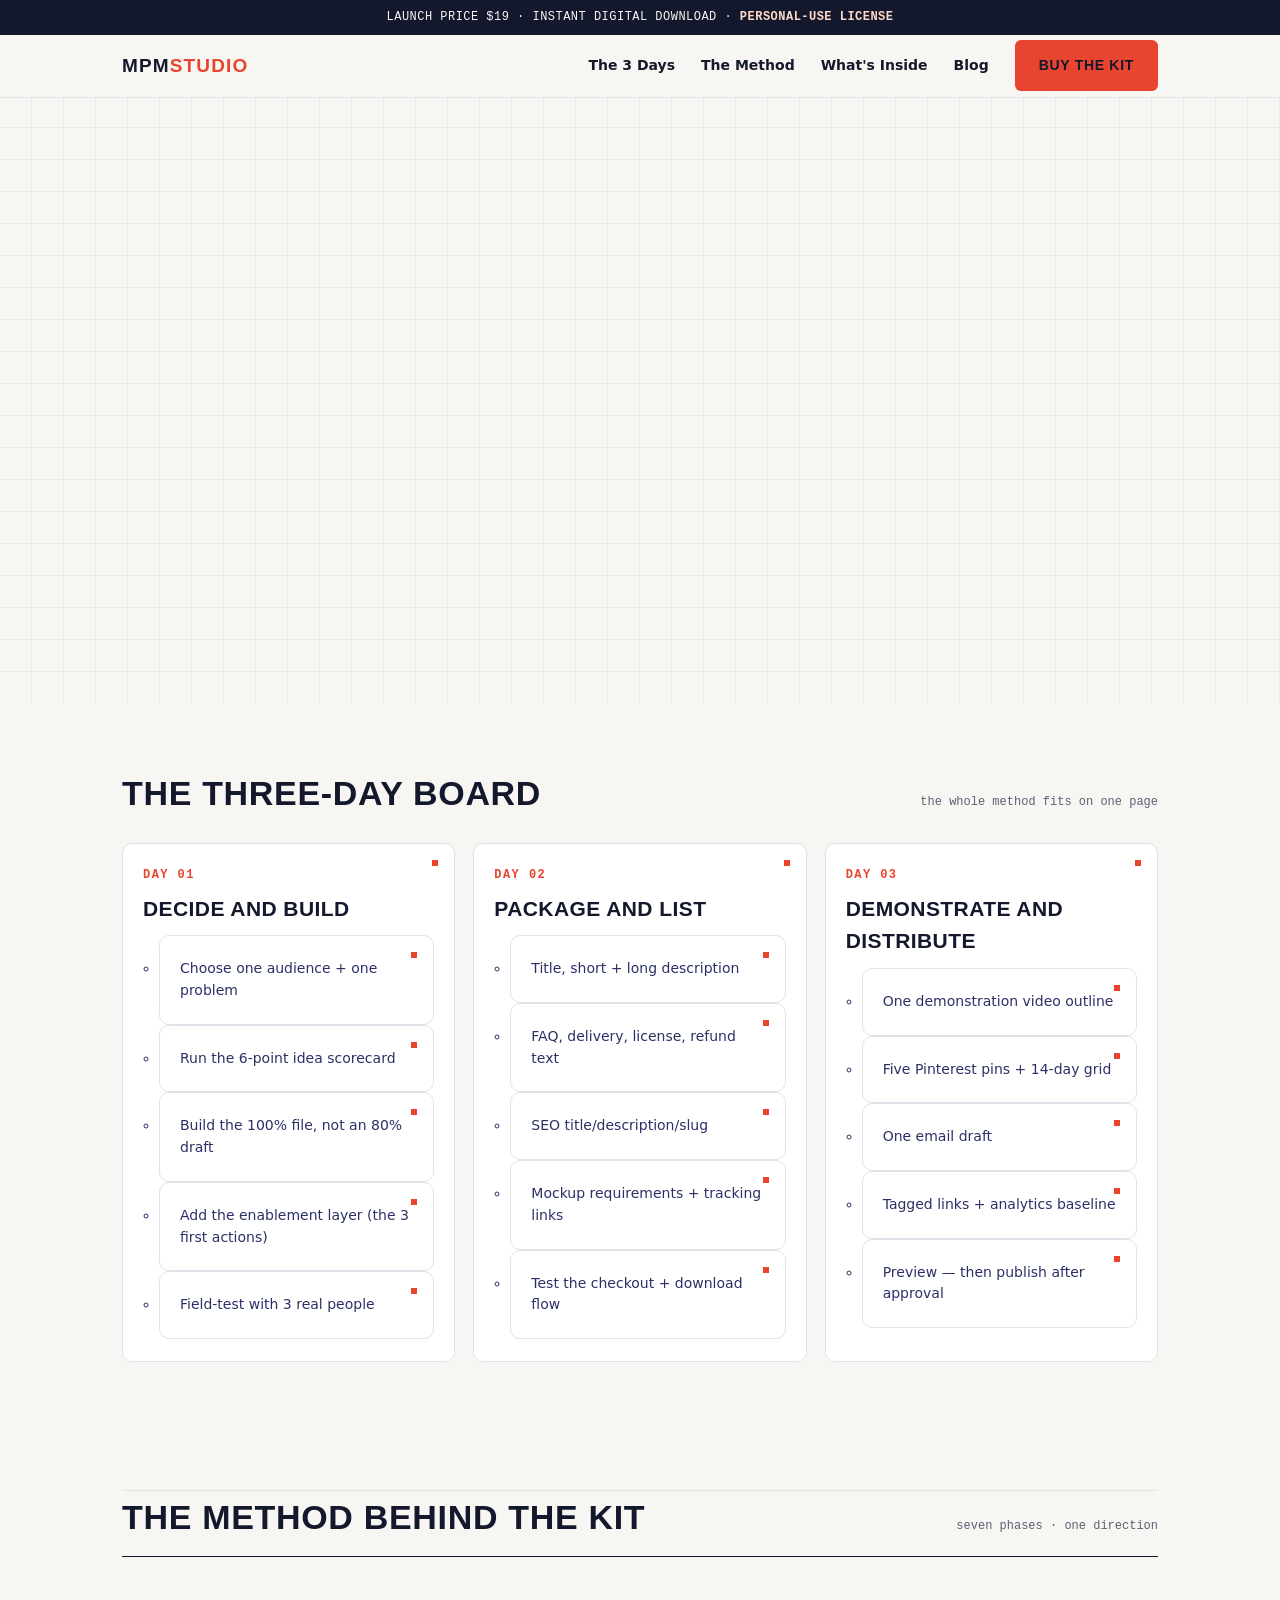
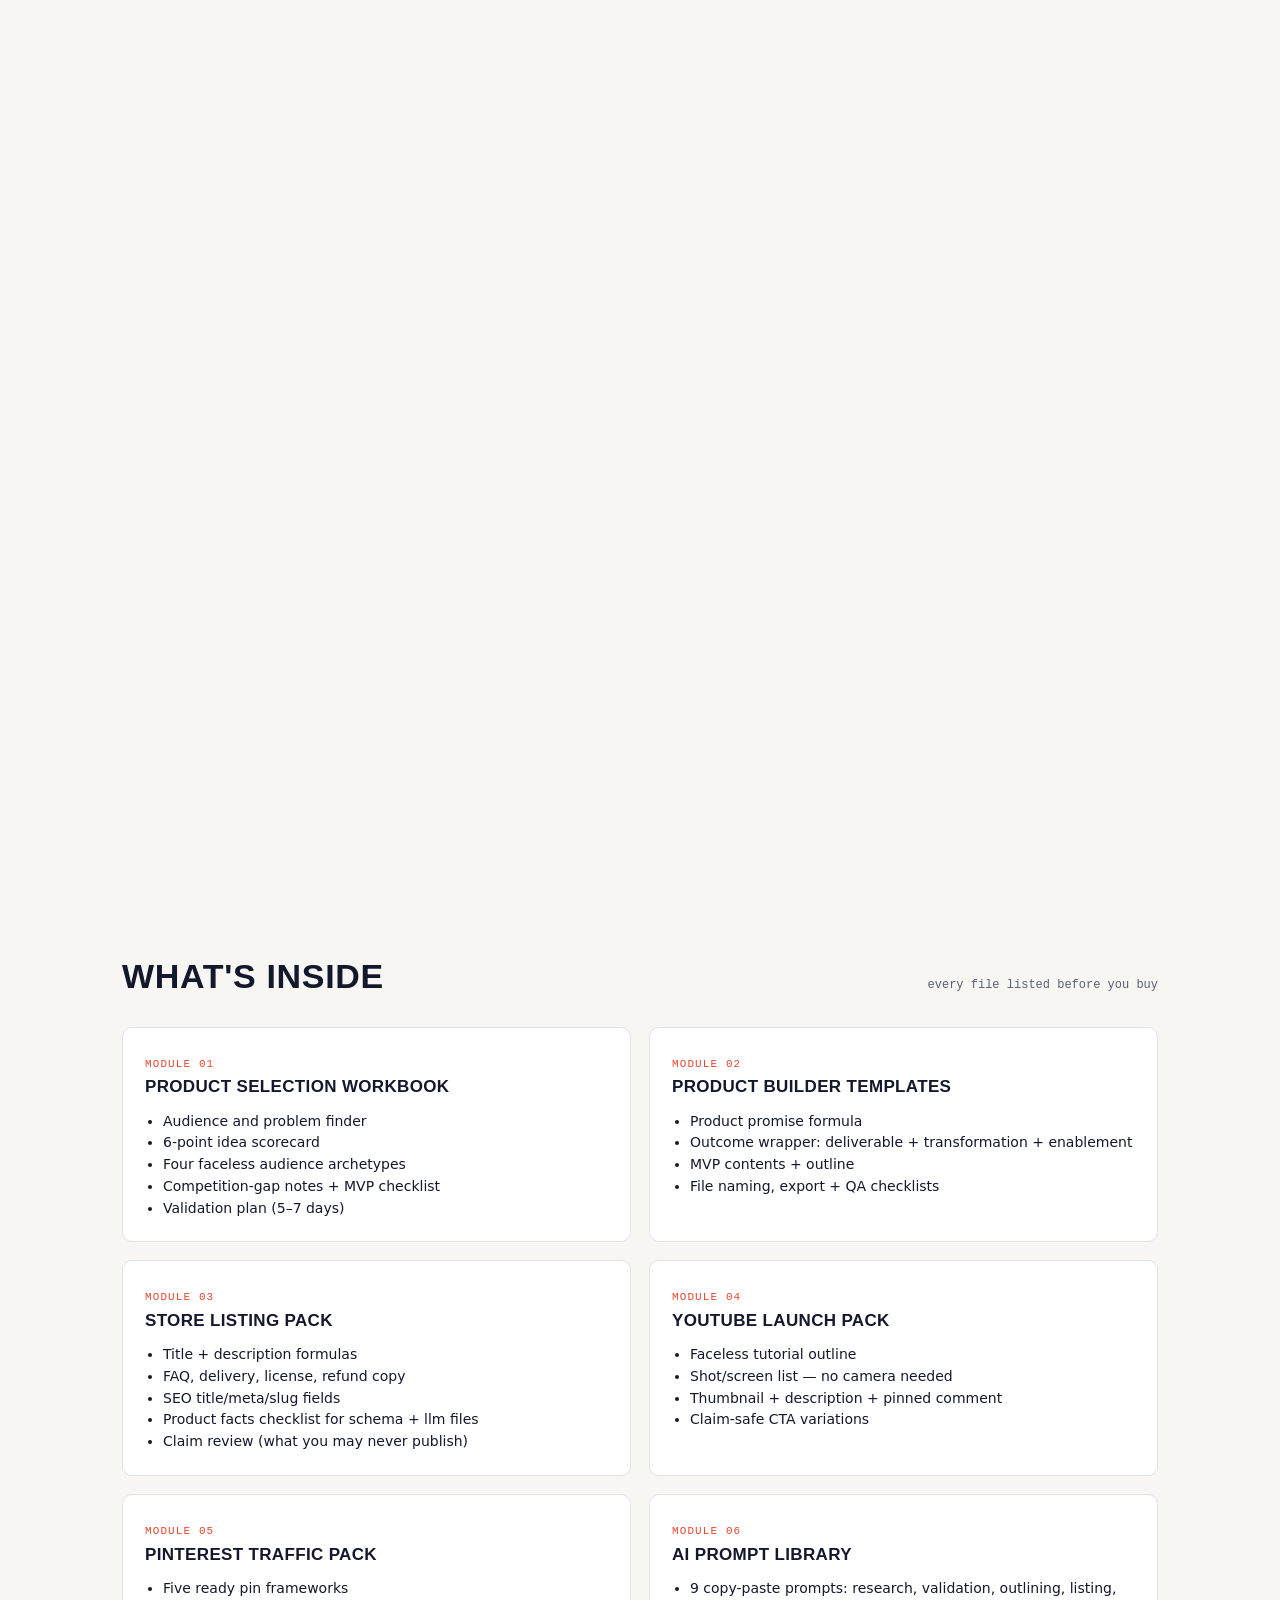
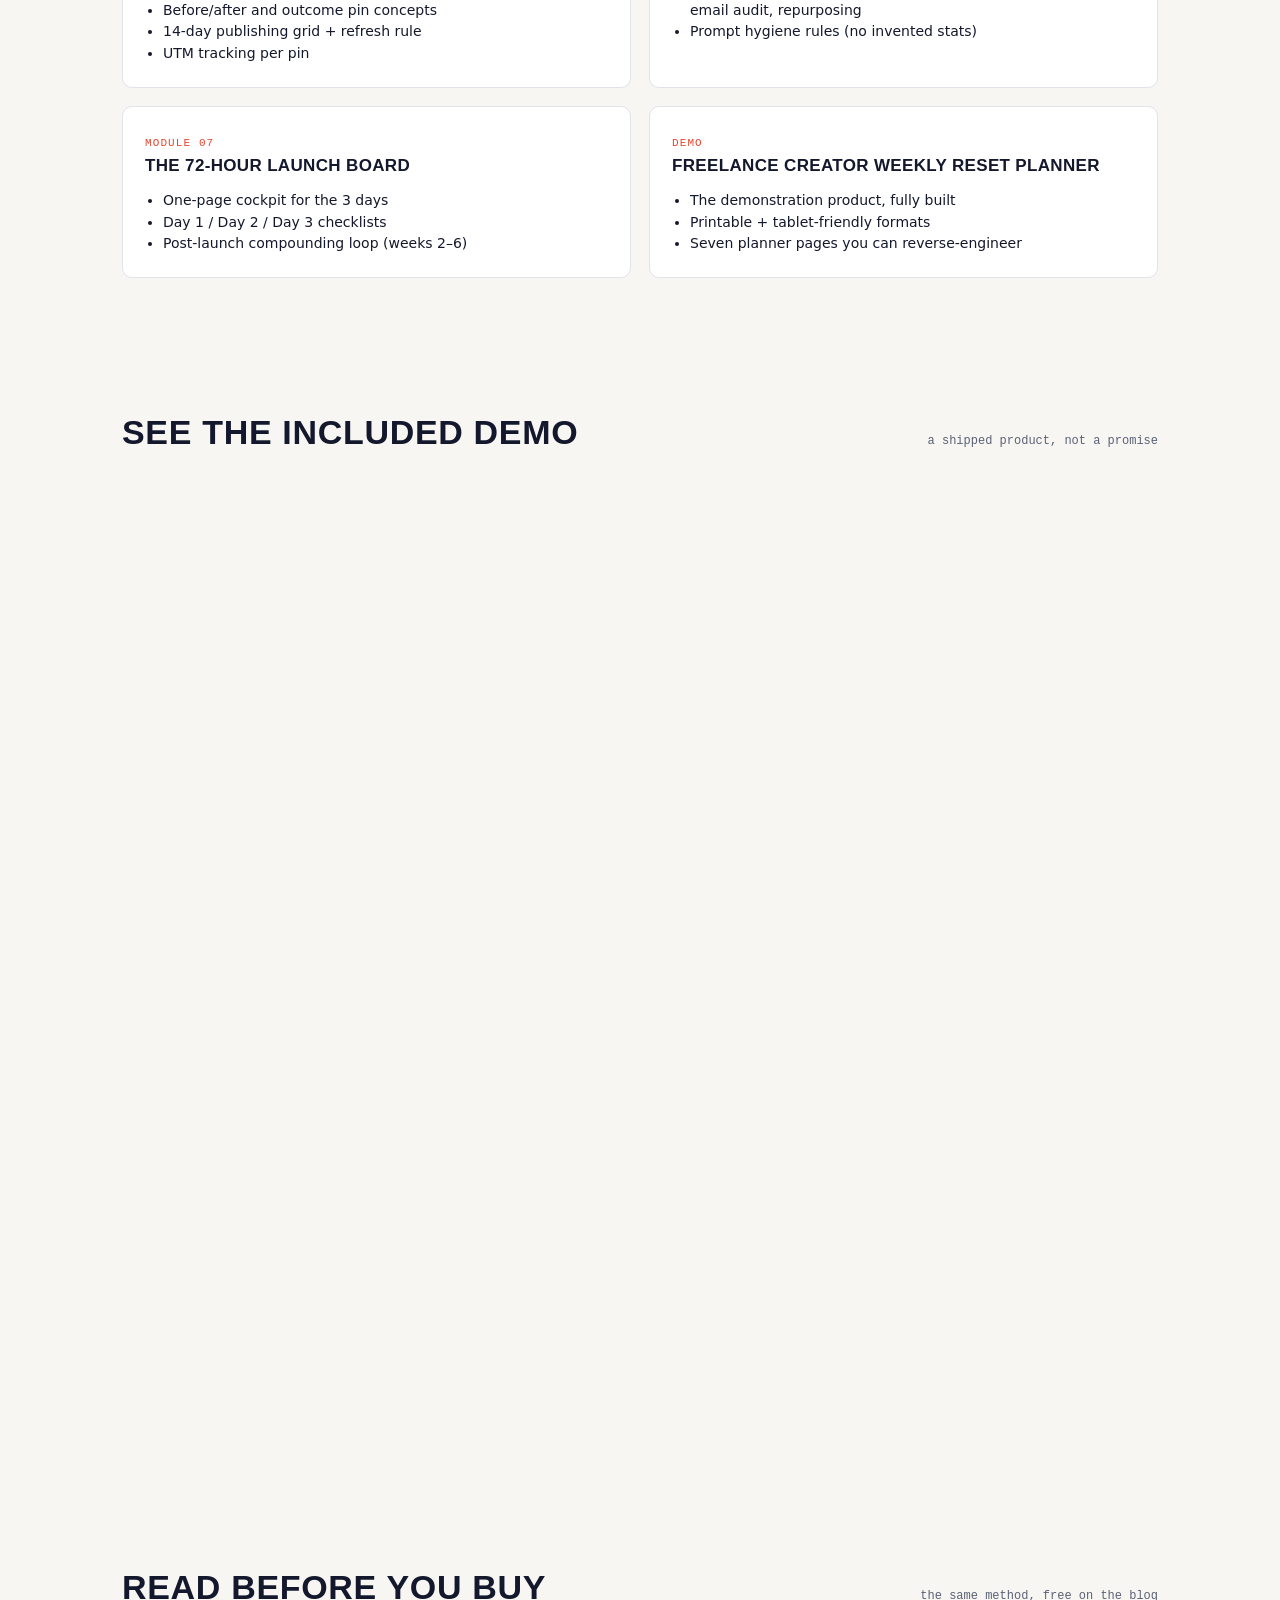
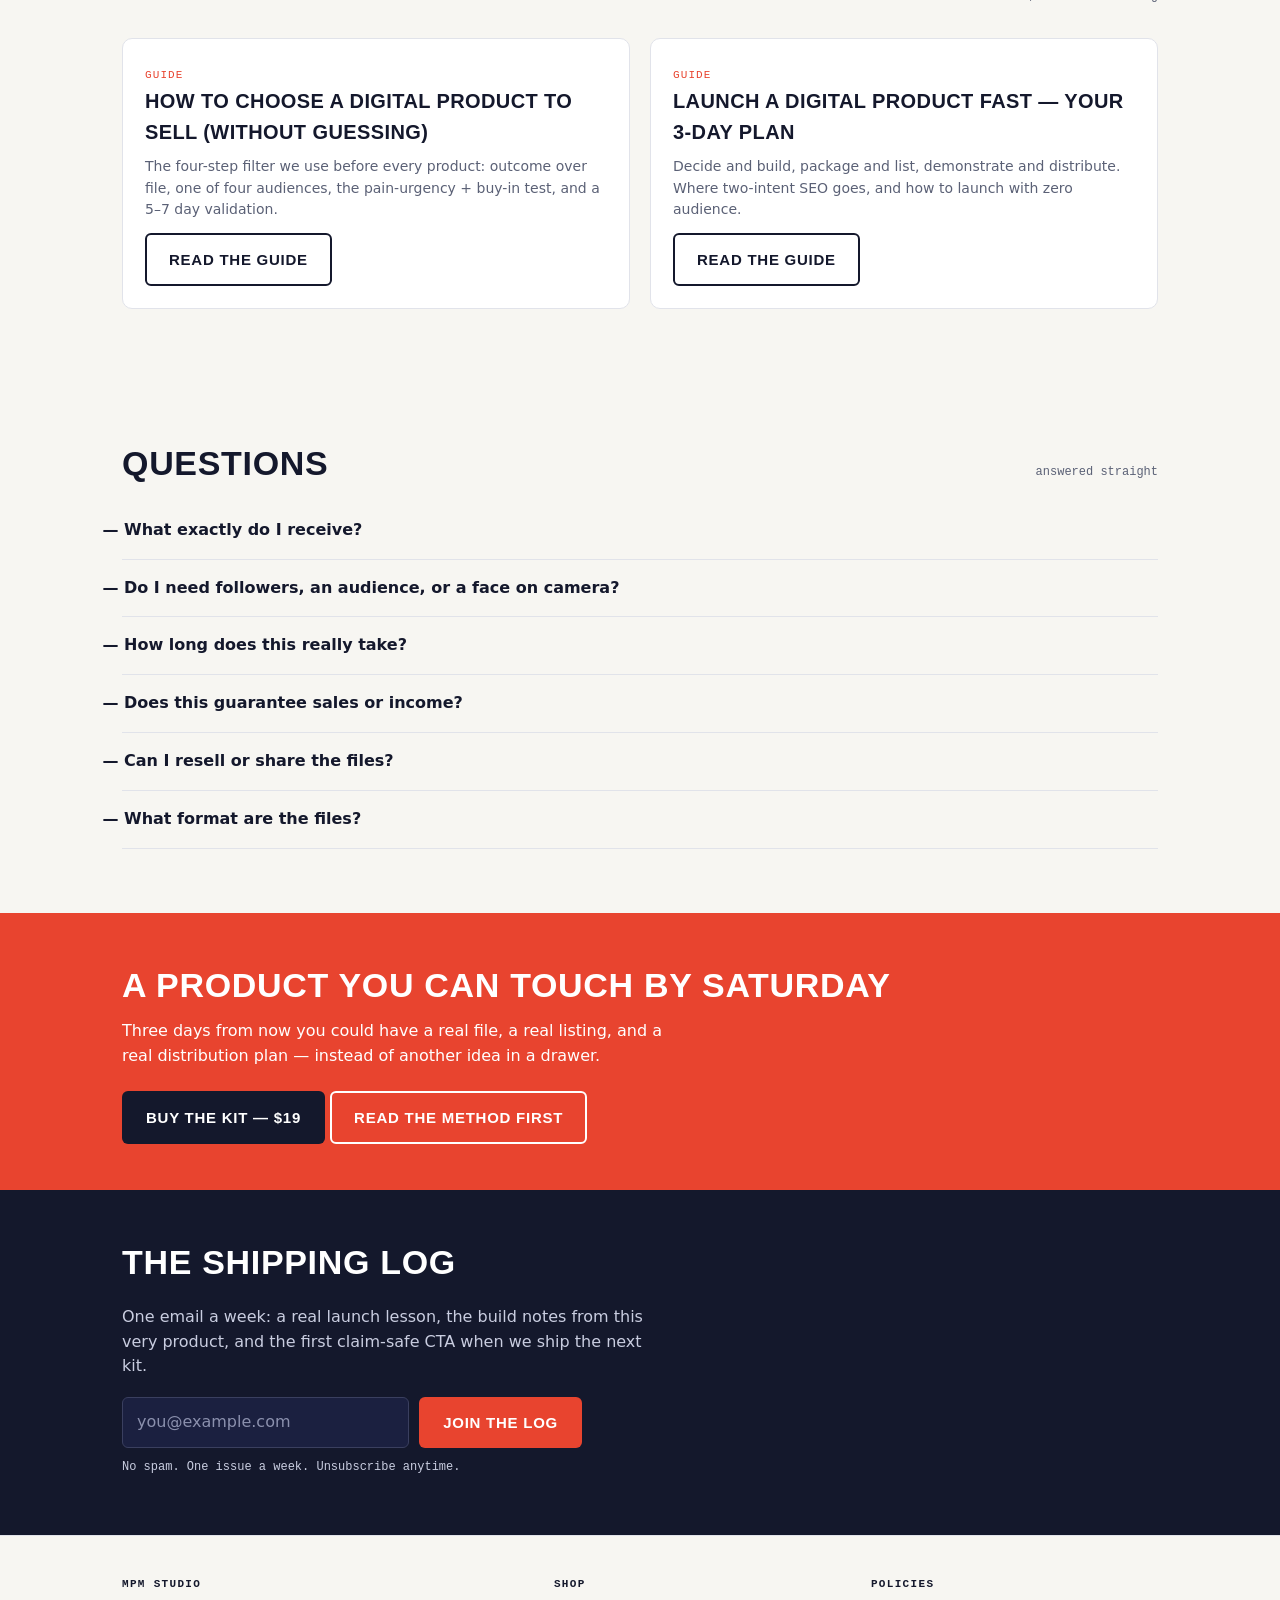
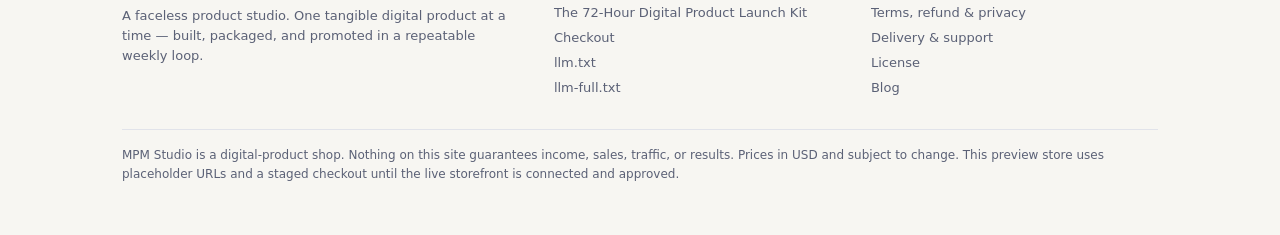
<file: index.html>
<!DOCTYPE html>
<html lang="en">
<head>
<meta charset="UTF-8">
<meta name="viewport" content="width=device-width, initial-scale=1.0">
<title>The 72-Hour Digital Product Launch Kit — Build, List, and Promote Your First Digital Offer</title>
<meta name="description" content="Turn one useful idea into a finished digital product, a store-ready listing, and a 3-day promotion plan. Product workbook, builder templates, listing pack, YouTube + Pinterest packs, AI prompt library, and 72-hour launch board. Personal-use license, instant download.">
<link rel="canonical" href="https://mphomasenya113-droid.github.io/mpmstudio-store-/">
<meta property="og:type" content="product">
<meta property="og:title" content="The 72-Hour Digital Product Launch Kit">
<meta property="og:description" content="A practical build-list-promote kit for creators who are done collecting ideas and ready to ship one product.">
<meta name="robots" content="index,follow">
<link rel="stylesheet" href="assets/style.css">

<script type="application/ld+json">
{
  "@context": "https://schema.org",
  "@type": "Product",
  "name": "The 72-Hour Digital Product Launch Kit",
  "description": "A planning and production toolkit that turns one useful idea into a finished digital product, a store-ready listing, and a simple three-day promotion plan.",
  "brand": { "@type": "Brand", "name": "MPM Studio" },
  "offers": {
    "@type": "Offer",
    "price": "19",
    "priceCurrency": "USD",
    "priceValidUntil": "2026-12-31",
    "availability": "https://schema.org/InStock",
    "url": "https://mphomasenya113-droid.github.io/mpmstudio-store-/"
  },
  "aggregateRating": {
    "@type": "AggregateRating",
    "ratingValue": "0",
    "reviewCount": "0"
  }
}
</script>
</head>
<body>
<a class="skip" href="#main">Skip to content</a>

<div class="announce">LAUNCH PRICE $19 · INSTANT DIGITAL DOWNLOAD · <b>PERSONAL-USE LICENSE</b></div>

<header class="site-nav">
  <div class="container nav-inner">
    <a class="brand" href="index.html">MPM<span>STUDIO</span></a>
    <nav aria-label="Primary">
      <ul class="nav-links">
        <li><a href="index.html#board">The 3 Days</a></li>
        <li><a href="index.html#method">The Method</a></li>
        <li><a href="index.html#inside">What's Inside</a></li>
        <li><a href="blog.html">Blog</a></li>
        <li><a class="btn btn-primary" href="checkout.html">Buy the Kit</a></li>
      </ul>
    </nav>
  </div>
</header>

<main id="main">
<!-- HERO -->
<section class="hero hero-corners" aria-label="Product introduction">
  <div class="container hero-grid">
    <div data-reveal>
      <p class="eyebrow">The faceless creator's launch kit</p>
      <h1>Ship your first digital product in <span class="hl">72 hours</span></h1>
      <p class="hero-sub">One idea. One niche. Three focused days. This kit turns an idea you keep meaning to build into a <b>finished file, a store-ready listing, and a promotion plan</b> — no audience, no camera, no face required.</p>
      <div class="hero-actions">
        <a class="btn btn-primary" href="checkout.html">Buy the kit — $19</a>
        <a class="btn btn-ghost" href="#inside">See what's inside</a>
      </div>
      <p class="hero-trust">72 hours is a workflow target, not a guarantee of sales. · Personal-use license · Instant download</p>
    </div>

    <div class="panel" data-reveal aria-label="Live 72 hour workflow countdown">
      <div class="panel-label"><span><span class="tick"></span>LAUNCH WORKFLOW</span><span>TARGET — NOT GUARANTEE</span></div>
      <div class="count-row">
        <div class="count-cell"><div class="count-num" data-count>72</div><div class="count-label">hours</div></div>
        <div class="count-cell"><div class="count-num" data-count>00</div><div class="count-label">minutes</div></div>
        <div class="count-cell"><div class="count-num" data-count>00</div><div class="count-label">seconds</div></div>
      </div>
      <div class="daystrip">
        <span><b>Day 1</b> / Build</span>
        <span><b>Day 2</b> / List</span>
        <span><b>Day 3</b> / Promote</span>
      </div>
      <div class="progress"><div class="progress-in" data-progress></div></div>
    </div>
  </div>
</section>

<!-- 3-DAY BOARD -->
<section class="section" id="board">
  <div class="container">
    <div class="section-head">
      <h2 class="section-title">The three-day board</h2>
      <span class="section-note">the whole method fits on one page</span>
    </div>
    <ol class="dayboard">
      <li>
        <div class="dnum">DAY 01</div>
        <h3>Decide and build</h3>
        <ul>
          <li>Choose one audience + one problem</li>
          <li>Run the 6-point idea scorecard</li>
          <li>Build the 100% file, not an 80% draft</li>
          <li>Add the enablement layer (the 3 first actions)</li>
          <li>Field-test with 3 real people</li>
        </ul>
      </li>
      <li>
        <div class="dnum">DAY 02</div>
        <h3>Package and list</h3>
        <ul>
          <li>Title, short + long description</li>
          <li>FAQ, delivery, license, refund text</li>
          <li>SEO title/description/slug</li>
          <li>Mockup requirements + tracking links</li>
          <li>Test the checkout + download flow</li>
        </ul>
      </li>
      <li>
        <div class="dnum">DAY 03</div>
        <h3>Demonstrate and distribute</h3>
        <ul>
          <li>One demonstration video outline</li>
          <li>Five Pinterest pins + 14-day grid</li>
          <li>One email draft</li>
          <li>Tagged links + analytics baseline</li>
          <li>Preview — then publish after approval</li>
        </ul>
      </li>
    </ol>
  </div>
</section>

<!-- THE METHOD -->
<section class="section" id="method">
  <div class="container">
    <hr class="hairline">
    <div class="section-head">
      <h2 class="section-title">The method behind the kit</h2>
      <span class="section-note">seven phases · one direction</span>
    </div>
    <div class="spec">
      <div class="spec-row" data-reveal>
        <div class="spec-num">01</div>
        <div><div class="spec-name">Position one audience</div><p class="spec-desc">Specific beats broad. Pick an audience you can understand without guessing — then sell the outcome, not the file.</p></div>
        <div class="spec-kpi"><b>Decision</b>1 audience · 1 problem · 1 outcome</div>
      </div>
      <div class="spec-row" data-reveal>
        <div class="spec-num">02</div>
        <div><div class="spec-name">Validate in 5–7 days</div><p class="spec-desc">Keyword scan, marketplace gaps, community questions, pre-sell to 10 people. Weak result = change the wrapper, keep the format.</p></div>
        <div class="spec-kpi"><b>Signal</b>3+ replies or any purchase</div>
      </div>
      <div class="spec-row" data-reveal>
        <div class="spec-num">03</div>
        <div><div class="spec-name">Build the outcome wrapper</div><p class="spec-desc">Deliverable + transformation + enablement. The transformation is your headline; enablement is why buyers trust you.</p></div>
        <div class="spec-kpi"><b>Artifact</b>100% file + 3 first actions</div>
      </div>
      <div class="spec-row" data-reveal>
        <div class="spec-num">04</div>
        <div><div class="spec-name">Ship and package</div><p class="spec-desc">Export A4, US Letter, and tablet formats. File naming, versioning, export QA — nothing ships half-checked.</p></div>
        <div class="spec-kpi"><b>Output</b>Export manifest passes QA</div>
      </div>
      <div class="spec-row" data-reveal>
        <div class="spec-num">05</div>
        <div><div class="spec-name">List with two-intent SEO</div><p class="spec-desc">Informational queries live on blog posts. Commercial queries live on the product page. Two intents, two destinations.</p></div>
        <div class="spec-kpi"><b>Surface</b>1 product page + blog reads</div>
      </div>
      <div class="spec-row" data-reveal>
        <div class="spec-num">06</div>
        <div><div class="spec-name">Automate fulfillment</div><p class="spec-desc">Instant delivery, 3-email post-purchase sequence, 7-day auto-refund buffer. Create once, sell with pipeline as the only bottleneck.</p></div>
        <div class="spec-kpi"><b>Flow</b>2-min setup, 3 emails</div>
      </div>
      <div class="spec-row" data-reveal>
        <div class="spec-num">07</div>
        <div><div class="spec-name">Grow past search</div><p class="spec-desc">Pinterest, email list, and niche communities — traffic that doesn't sit under Google's AI Overviews.</p></div>
        <div class="spec-kpi"><b>Loop</b>5–10 pins · 1 email · 1 post / week</div>
      </div>
    </div>
  </div>
</section>

<!-- INSIDE -->
<section class="section" id="inside">
  <div class="container">
    <div class="section-head">
      <h2 class="section-title">What's inside</h2>
      <span class="section-note">every file listed before you buy</span>
    </div>
    <div class="grid2">
      <div class="card"><span class="tag">Module 01</span><h3>Product Selection Workbook</h3><ul><li>Audience and problem finder</li><li>6-point idea scorecard</li><li>Four faceless audience archetypes</li><li>Competition-gap notes + MVP checklist</li><li>Validation plan (5–7 days)</li></ul></div>
      <div class="card"><span class="tag">Module 02</span><h3>Product Builder Templates</h3><ul><li>Product promise formula</li><li>Outcome wrapper: deliverable + transformation + enablement</li><li>MVP contents + outline</li><li>File naming, export + QA checklists</li></ul></div>
      <div class="card"><span class="tag">Module 03</span><h3>Store Listing Pack</h3><ul><li>Title + description formulas</li><li>FAQ, delivery, license, refund copy</li><li>SEO title/meta/slug fields</li><li>Product facts checklist for schema + llm files</li><li>Claim review (what you may never publish)</li></ul></div>
      <div class="card"><span class="tag">Module 04</span><h3>YouTube Launch Pack</h3><ul><li>Faceless tutorial outline</li><li>Shot/screen list — no camera needed</li><li>Thumbnail + description + pinned comment</li><li>Claim-safe CTA variations</li></ul></div>
      <div class="card"><span class="tag">Module 05</span><h3>Pinterest Traffic Pack</h3><ul><li>Five ready pin frameworks</li><li>Before/after and outcome pin concepts</li><li>14-day publishing grid + refresh rule</li><li>UTM tracking per pin</li></ul></div>
      <div class="card"><span class="tag">Module 06</span><h3>AI Prompt Library</h3><ul><li>9 copy-paste prompts: research, validation, outlining, listing, email audit, repurposing</li><li>Prompt hygiene rules (no invented stats)</li></ul></div>
      <div class="card"><span class="tag">Module 07</span><h3>The 72-Hour Launch Board</h3><ul><li>One-page cockpit for the 3 days</li><li>Day 1 / Day 2 / Day 3 checklists</li><li>Post-launch compounding loop (weeks 2–6)</li></ul></div>
      <div class="card"><span class="tag">Demo</span><h3>Freelance Creator Weekly Reset Planner</h3><ul><li>The demonstration product, fully built</li><li>Printable + tablet-friendly formats</li><li>Seven planner pages you can reverse-engineer</li></ul></div>
    </div>
  </div>
</section>

<!-- DEMO PREVIEW -->
<section class="section">
  <div class="container">
    <div class="section-head">
      <h2 class="section-title">See the included demo</h2>
      <span class="section-note">a shipped product, not a promise</span>
    </div>
    <div class="demo" data-reveal>
      <div class="demo-flat" aria-hidden="true">
        <div class="fh">Weekly Reset — Page 1</div>
        <div class="frow"><span class="fdot"></span>One outcome that makes this week work</div>
        <div class="fline ac"></div>
        <div class="frow"><span class="fdot"></span>Three priorities</div>
        <div class="fline"></div><div class="fline"></div><div class="fline"></div>
        <div class="frow"><span class="fdot"></span>Client work tracker</div>
        <div class="fline"></div>
        <div class="frow"><span class="fdot"></span>Friday review</div>
        <div class="fline"></div>
      </div>
      <div class="demo-side">
        <h3>Freelance Creator Weekly Reset Planner</h3>
        <p>A printable, tablet-friendly planner inside the kit: one weekly outcome, client work parked on the page, admin contained, a Friday review, and next-week setup. This is what a finished product looks like — use it, or reverse-engineer its structure.</p>
        <div class="mono">formats: A4 · US Letter · tablet-friendly PDF · personal use</div>
      </div>
    </div>
  </div>
</section>

<!-- PRICING -->
<section class="section" id="buy">
  <div class="container">
    <div class="price-card" data-reveal>
      <p class="eyebrow" style="margin-bottom:0">One kit · one launch · yours forever</p>
      <div class="price-row">
        <div class="price">$19<span class="was">$29</span></div>
        <div>
          <div class="btn btn-primary" style="cursor:pointer" onclick="location.href='checkout.html'">Buy the kit</div>
        </div>
      </div>
      <p class="price-note">launch price ends when the launch does · $29 standard thereafter</p>
      <ul class="price-list">
        <li>All 7 modules + the demo planner, as working files</li>
        <li>Printable HTML versions of the workbook and planner</li>
        <li>Personal-use license (build your own products freely)</li>
        <li>Instant download after checkout · no shipping</li>
        <li>No guarantees — an honest workflow instead of a hype formula</li>
      </ul>
      <p class="price-foot">Refund policy and support contact available before purchase. See checkout page.</p>
    </div>
  </div>
</section>

<!-- BLOG -->
<section class="section">
  <div class="container">
    <div class="section-head">
      <h2 class="section-title">Read before you buy</h2>
      <span class="section-note">the same method, free on the blog</span>
    </div>
    <div class="blog-grid">
      <div class="card"><span class="tag">Guide</span><h3>How to choose a digital product to sell (without guessing)</h3><p>The four-step filter we use before every product: outcome over file, one of four audiences, the pain-urgency + buy-in test, and a 5–7 day validation.</p><a class="btn btn-ghost" href="blog/how-to-choose-a-digital-product-to-sell.html">Read the guide</a></div>
      <div class="card"><span class="tag">Guide</span><h3>Launch a digital product fast — your 3-day plan</h3><p>Decide and build, package and list, demonstrate and distribute. Where two-intent SEO goes, and how to launch with zero audience.</p><a class="btn btn-ghost" href="blog/turn-any-idea-into-a-shippable-product-in-3-days.html">Read the guide</a></div>
    </div>
  </div>
</section>

<!-- FAQ -->
<section class="section">
  <div class="container">
    <div class="section-head">
      <h2 class="section-title">Questions</h2>
      <span class="section-note">answered straight</span>
    </div>
    <div class="faq">
      <details>
        <summary>What exactly do I receive?</summary>
        <p>Seven working modules (selection workbook, builder templates, listing pack, YouTube pack, Pinterest pack, AI prompt library, launch board), the Freelance Creator Weekly Reset Planner demo, printable HTML versions, and the license. Every file is listed on this page before you buy.</p>
      </details>
      <details>
        <summary>Do I need followers, an audience, or a face on camera?</summary>
        <p>No. The kit is built for faceless operation. Distribution covers off-search funnels (Pinterest, email, niche communities) precisely because you don't need a personal brand to reach people.</p>
      </details>
      <details>
        <summary>How long does this really take?</summary>
        <p>The 72 hours are a workflow target: three focused working days (build, list, promote). Most people finish inside it when they keep the scope small — something the kit forces on Day 1.</p>
      </details>
      <details>
        <summary>Does this guarantee sales or income?</summary>
        <p>No. Nothing here promises income, traffic, or results. The kit gives you the workflow and the copy frameworks; outcomes depend on your product, audience, execution, and distribution.</p>
      </details>
      <details>
        <summary>Can I resell or share the files?</summary>
        <p>No. Personal-use license: use the kit to build and sell products you create, but you may not resell, redistribute, or republish the kit itself.</p>
      </details>
      <details>
        <summary>What format are the files?</summary>
        <p>Markdown so you can read and edit in any tool, plus HTML pages you can print or save to PDF. Planner formats: A4, US Letter, tablet-friendly.</p>
      </details>
    </div>
  </div>
</section>

<!-- CTA BAND -->
<section class="ctaband">
  <div class="container">
    <h2 class="section-title">A product you can touch by Saturday</h2>
    <p>Three days from now you could have a real file, a real listing, and a real distribution plan — instead of another idea in a drawer.</p>
    <a class="btn btn-ink" href="checkout.html">Buy the kit — $19</a>
    <a class="btn btn-ghost" href="blog.html">Read the method first</a>
  </div>
</section>

<!-- NEWSLETTER -->
<section class="newsletter" id="newsletter">
  <div class="container">
    <h2 class="section-title">The shipping log</h2>
    <p>One email a week: a real launch lesson, the build notes from this very product, and the first claim-safe CTA when we ship the next kit.</p>
    <form class="news-form" data-newsletter>
      <input type="email" placeholder="you@example.com" aria-label="Email address" required>
      <button class="btn" type="submit">Join the log</button>
    </form>
    <p class="form-note" data-note>No spam. One issue a week. Unsubscribe anytime.</p>
  </div>
</section>
</main>

<footer>
  <div class="container">
    <div class="foot-grid">
      <div>
        <h4>MPM Studio</h4>
        <p>A faceless product studio. One tangible digital product at a time — built, packaged, and promoted in a repeatable weekly loop.</p>
      </div>
      <div>
        <h4>Shop</h4>
        <ul>
          <li><a href="index.html">The 72-Hour Digital Product Launch Kit</a></li>
          <li><a href="checkout.html">Checkout</a></li>
          <li><a href="aieo/llm.txt">llm.txt</a></li>
          <li><a href="aieo/llm-full.txt">llm-full.txt</a></li>
        </ul>
      </div>
      <div>
        <h4>Policies</h4>
        <ul>
          <li><a href="policies.html">Terms, refund &amp; privacy</a></li>
          <li><a href="checkout.html">Delivery &amp; support</a></li>
          <li><a href="LICENSE.html">License</a></li>
          <li><a href="blog.html">Blog</a></li>
        </ul>
      </div>
    </div>
    <p class="foot-disclaimer">MPM Studio is a digital-product shop. Nothing on this site guarantees income, sales, traffic, or results. Prices in USD and subject to change. This preview store uses placeholder URLs and a staged checkout until the live storefront is connected and approved.</p>
  </div>
</footer>

<script src="assets/app.js"></script>
</body>
</html>
</file>
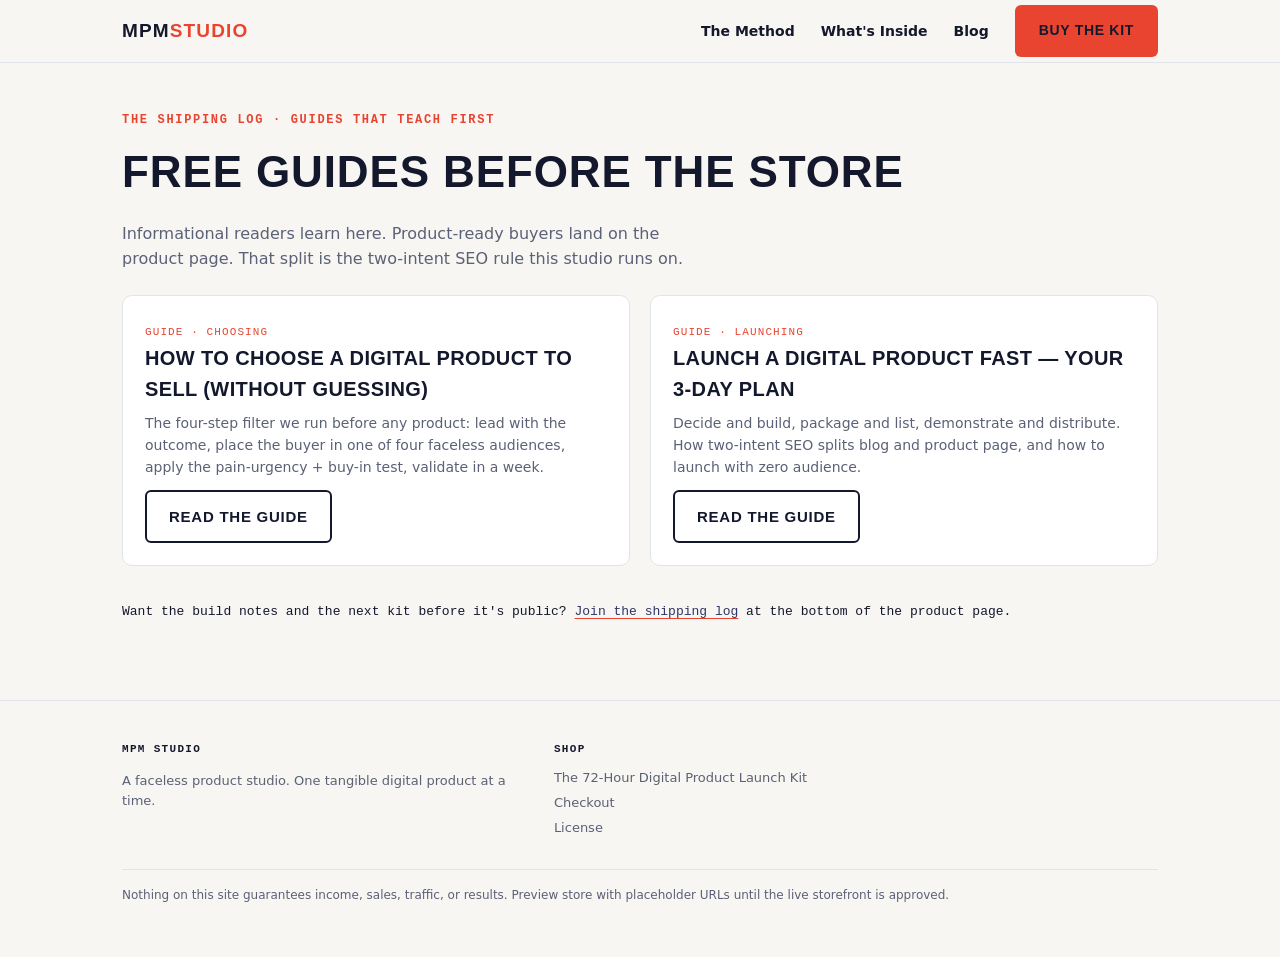
<file: blog.html>
<!DOCTYPE html>
<html lang="en">
<head>
<meta charset="UTF-8">
<meta name="viewport" content="width=device-width, initial-scale=1.0">
<title>Blog — MPM Studio · the shipping log and launch guides</title>
<meta name="description" content="Free guides on choosing and launching digital products: the outcome-over-file rule, four faceless audiences, validation, and the three-day launch board.">
<meta name="robots" content="index,follow">
<link rel="stylesheet" href="assets/style.css">
</head>
<body>
<a class="skip" href="#main">Skip to content</a>
<header class="site-nav">
  <div class="container nav-inner">
    <a class="brand" href="index.html">MPM<span>STUDIO</span></a>
    <nav aria-label="Primary">
      <ul class="nav-links">
        <li><a href="index.html#method">The Method</a></li>
        <li><a href="index.html#inside">What's Inside</a></li>
        <li><a href="blog.html">Blog</a></li>
        <li><a class="btn btn-primary" href="checkout.html">Buy the Kit</a></li>
      </ul>
    </nav>
  </div>
</header>

<main id="main">
  <section class="section" style="padding-top:48px">
    <div class="container">
      <p class="eyebrow">The shipping log · guides that teach first</p>
      <h1 class="section-title" style="font-size:clamp(30px,4vw,44px);margin:0">Free guides before the store</h1>
      <p style="color:var(--muted);max-width:58ch">Informational readers learn here. Product-ready buyers land on the product page. That split is the two-intent SEO rule this studio runs on.</p>

      <div class="blog-grid">
        <div class="card"><span class="tag">Guide · choosing</span><h3>How to choose a digital product to sell (without guessing)</h3><p>The four-step filter we run before any product: lead with the outcome, place the buyer in one of four faceless audiences, apply the pain-urgency + buy-in test, validate in a week.</p><a class="btn btn-ghost" href="blog/how-to-choose-a-digital-product-to-sell.html">Read the guide</a></div>
        <div class="card"><span class="tag">Guide · launching</span><h3>Launch a digital product fast — your 3-day plan</h3><p>Decide and build, package and list, demonstrate and distribute. How two-intent SEO splits blog and product page, and how to launch with zero audience.</p><a class="btn btn-ghost" href="blog/turn-any-idea-into-a-shippable-product-in-3-days.html">Read the guide</a></div>
      </div>

      <p style="margin-top:36px;font-family:var(--mono);font-size:13px">Want the build notes and the next kit before it's public? <a href="index.html#newsletter">Join the shipping log</a> at the bottom of the product page.</p>
    </div>
  </section>
</main>

<footer>
  <div class="container">
    <div class="foot-grid">
      <div><h4>MPM Studio</h4><p>A faceless product studio. One tangible digital product at a time.</p></div>
      <div><h4>Shop</h4><ul><li><a href="index.html">The 72-Hour Digital Product Launch Kit</a></li><li><a href="checkout.html">Checkout</a></li><li><a href="LICENSE.html">License</a></li></ul></div>
    </div>
    <p class="foot-disclaimer">Nothing on this site guarantees income, sales, traffic, or results. Preview store with placeholder URLs until the live storefront is approved.</p>
  </div>
</footer>
</body>
</html>
</file>
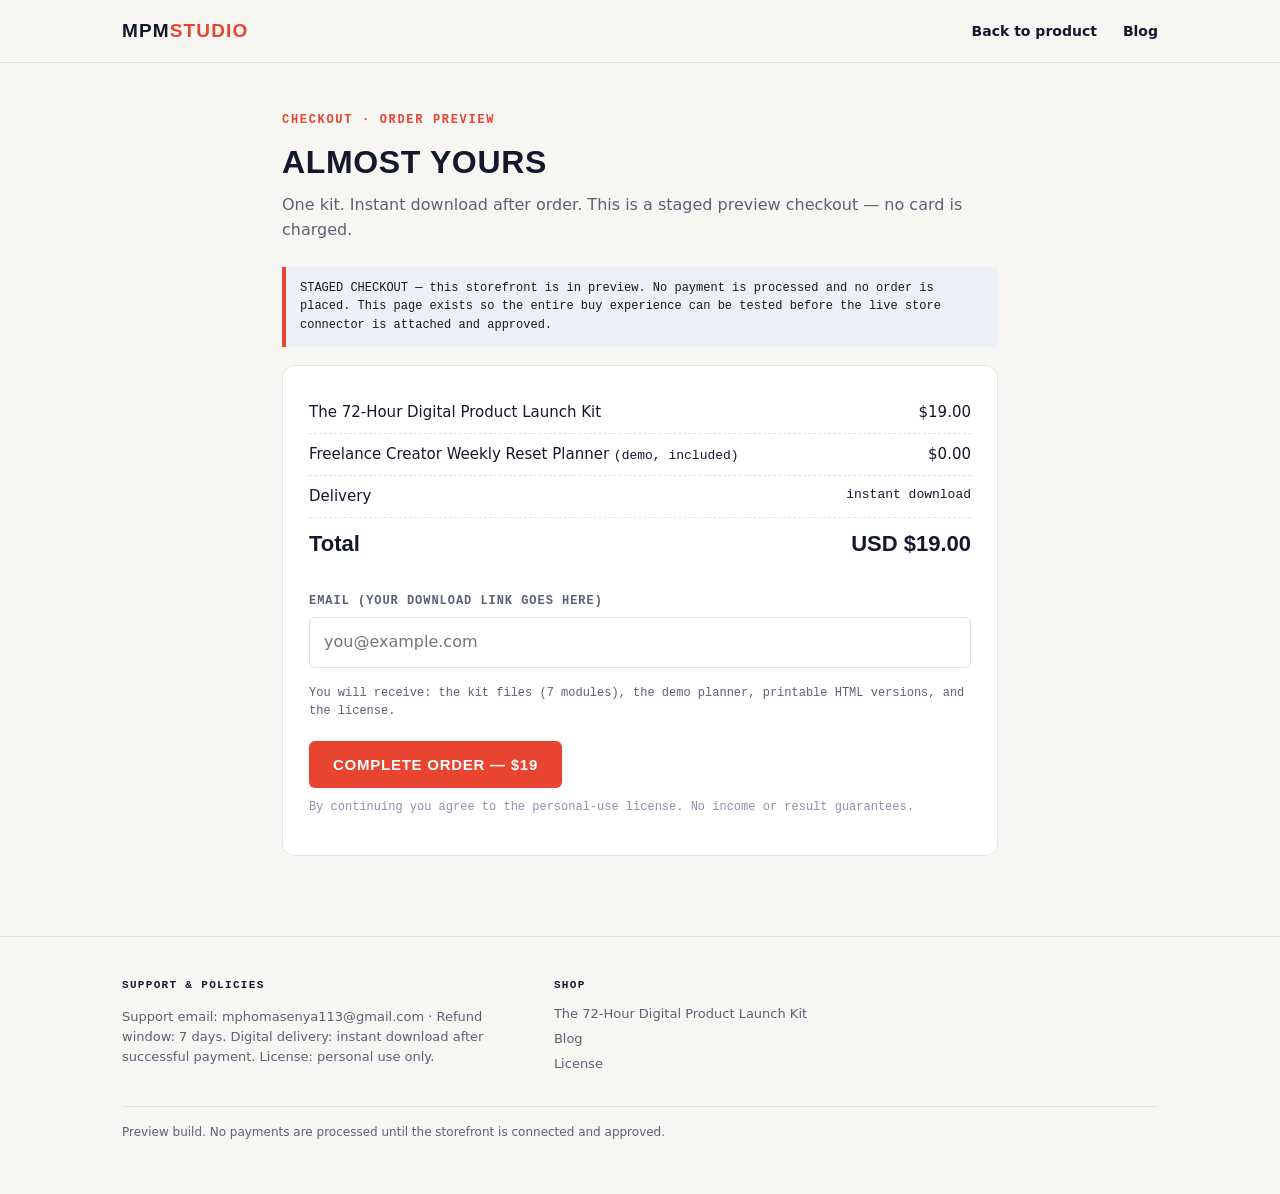
<file: checkout.html>
<!DOCTYPE html>
<html lang="en">
<head>
<meta charset="UTF-8">
<meta name="viewport" content="width=device-width, initial-scale=1.0">
<title>Checkout — The 72-Hour Digital Product Launch Kit · MPM Studio</title>
<meta name="description" content="Secure staged checkout for the 72-Hour Digital Product Launch Kit. $19 launch price, instant digital download, personal-use license.">
<meta name="robots" content="noindex,follow">
<link rel="stylesheet" href="assets/style.css">
</head>
<body>
<a class="skip" href="#main">Skip to content</a>
<header class="site-nav">
  <div class="container nav-inner">
    <a class="brand" href="index.html">MPM<span>STUDIO</span></a>
    <nav aria-label="Primary">
      <ul class="nav-links">
        <li><a href="index.html">Back to product</a></li>
        <li><a href="blog.html">Blog</a></li>
      </ul>
    </nav>
  </div>
</header>

<main id="main" class="checkout-wrap">
  <p class="eyebrow">Checkout · Order preview</p>
  <h1 style="font-family:var(--display);text-transform:uppercase;letter-spacing:.02em;margin:0 0 6px">Almost yours</h1>
  <p style="color:var(--muted);margin:0 0 24px">One kit. Instant download after order. This is a staged preview checkout — no card is charged.</p>

  <div class="demo-note">STAGED CHECKOUT — this storefront is in preview. No payment is processed and no order is placed. This page exists so the entire buy experience can be tested before the live store connector is attached and approved.</div>

  <form class="order-card" data-checkout>
    <div class="line-row"><span>The 72-Hour Digital Product Launch Kit</span><span>$19.00</span></div>
    <div class="line-row"><span>Freelance Creator Weekly Reset Planner <span class="mono">(demo, included)</span></span><span>$0.00</span></div>
    <div class="line-row"><span>Delivery</span><span class="mono">instant download</span></div>
    <div class="line-row total" style="border-bottom:0"><span>Total</span><span>USD $19.00</span></div>

    <div style="margin-top:22px">
      <div class="field">
        <label for="email">Email (your download link goes here)</label>
        <input id="email" type="email" autocomplete="email" required placeholder="you@example.com">
      </div>
      <p style="font-family:var(--mono);font-size:12px;color:var(--muted)">You will receive: the kit files (7 modules), the demo planner, printable HTML versions, and the license.</p>
      <button class="btn btn-primary" type="submit" style="margin-top:8px">Complete order — $19</button>
      <p class="form-note">By continuing you agree to the personal-use license. No income or result guarantees.</p>
    </div>
  </form>

  <div class="confirm" data-confirm>
    <div class="tick-big">DONE</div>
    <h2>Order confirmed (preview)</h2>
    <p>In the live store this page would email your download link instantly. In this preview the files are packaged locally for inspection:</p>
    <a class="btn btn-primary" data-download href="#" download>Download the kit (zip, preview)</a>
    <a class="btn btn-ghost" href="index.html">Back to product page</a>
    <p style="font-family:var(--mono);font-size:12px;color:var(--muted);margin-top:16px">No order was placed, no email sent, no card charged. This preview validates the flow only.</p>
  </div>
</main>

<footer>
  <div class="container">
    <div class="foot-grid">
      <div>
        <h4>Support &amp; policies</h4>
        <p>Support email: <a href="mailto:mphomasenya113@gmail.com">mphomasenya113@gmail.com</a> &middot; Refund window: 7 days. Digital delivery: instant download after successful payment. License: personal use only.</p>
      </div>
      <div>
        <h4>Shop</h4>
        <ul>
          <li><a href="index.html">The 72-Hour Digital Product Launch Kit</a></li>
          <li><a href="blog.html">Blog</a></li>
          <li><a href="LICENSE.html">License</a></li>
        </ul>
      </div>
    </div>
    <p class="foot-disclaimer">Preview build. No payments are processed until the storefront is connected and approved.</p>
  </div>
</footer>

<script src="assets/app.js"></script>
</body>
</html>
</file>
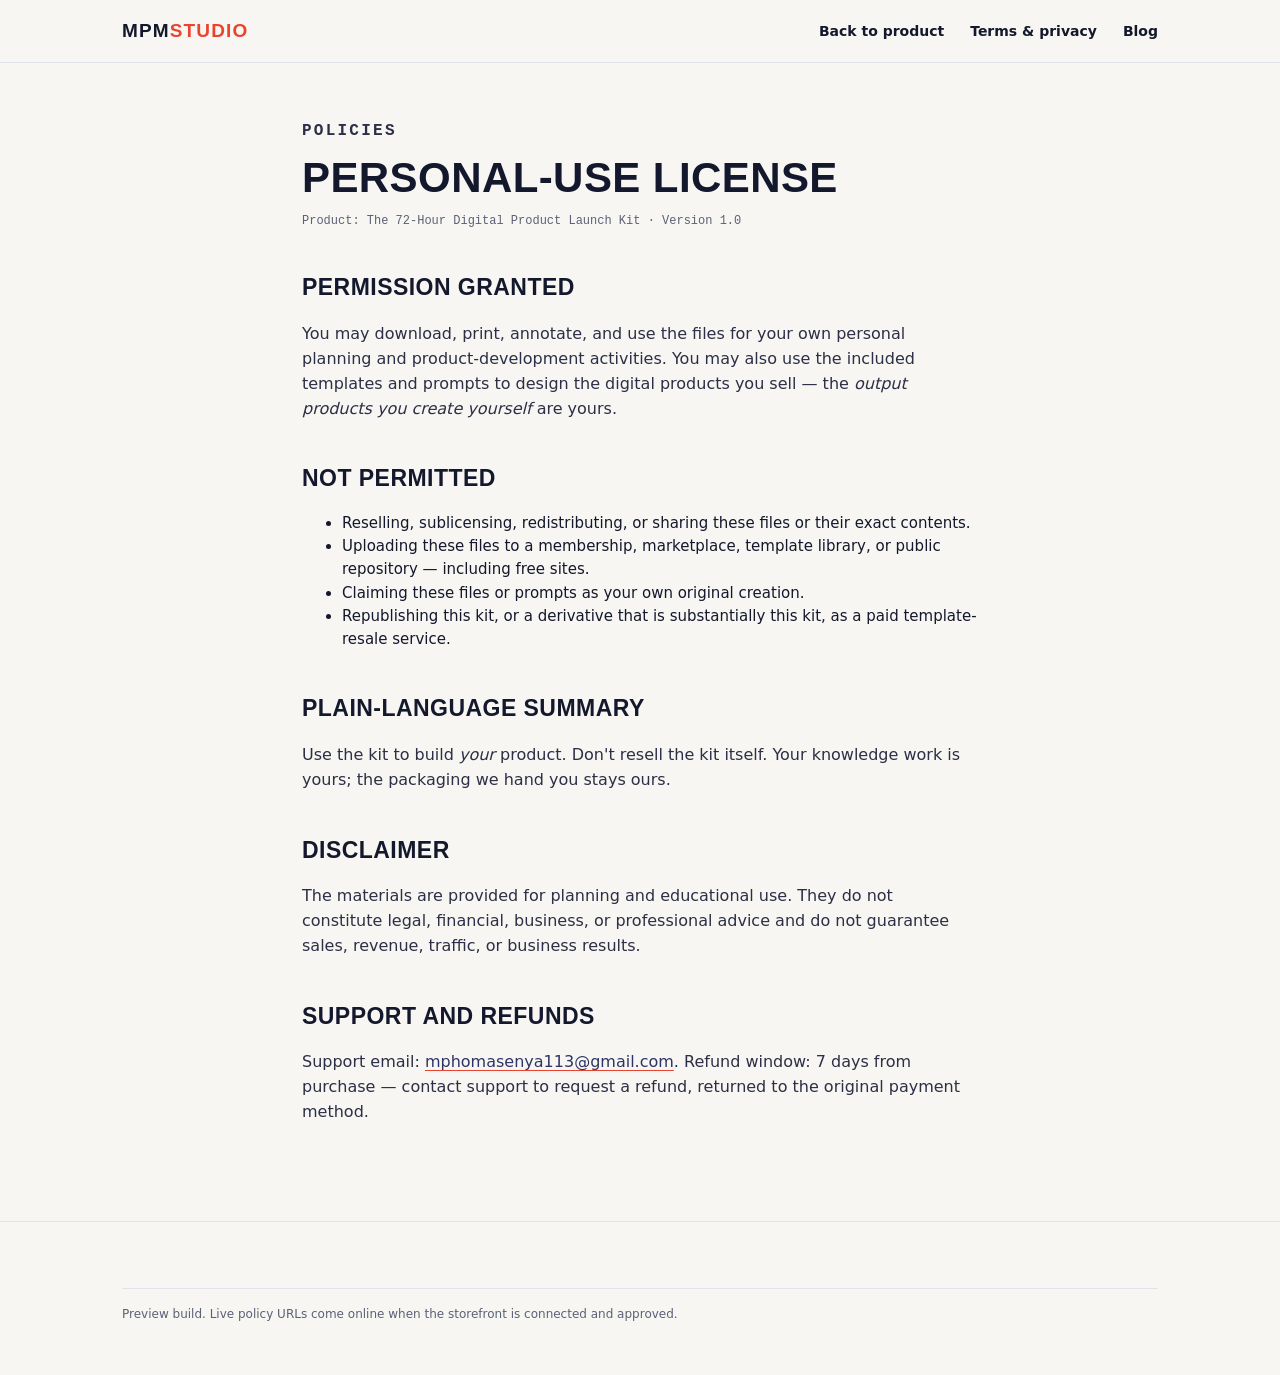
<file: LICENSE.html>
<!DOCTYPE html>
<html lang="en">
<head>
<meta charset="UTF-8">
<meta name="viewport" content="width=device-width, initial-scale=1.0">
<title>Personal-Use License — The 72-Hour Digital Product Launch Kit · MPM Studio</title>
<meta name="description" content="Personal-use license for the 72-Hour Digital Product Launch Kit: your rights, what is not permitted, and the disclaimer.">
<meta name="robots" content="index,follow">
<link rel="stylesheet" href="assets/style.css">
</head>
<body>
<a class="skip" href="#main">Skip to content</a>
<header class="site-nav">
  <div class="container nav-inner">
    <a class="brand" href="index.html">MPM<span>STUDIO</span></a>
    <nav aria-label="Primary">
      <ul class="nav-links"><li><a href="index.html">Back to product</a></li><li><a href="policies.html">Terms &amp; privacy</a></li><li><a href="blog.html">Blog</a></li></ul>
    </nav>
  </div>
</header>

<article class="article">
  <p class="eyebrow">Policies</p>
  <h1>Personal-Use License</h1>
  <p class="byline">Product: The 72-Hour Digital Product Launch Kit · Version 1.0</p>

  <h2>Permission granted</h2>
  <p>You may download, print, annotate, and use the files for your own personal planning and product-development activities. You may also use the included templates and prompts to design the digital products you sell — the <em>output products you create yourself</em> are yours.</p>

  <h2>Not permitted</h2>
  <ul>
    <li>Reselling, sublicensing, redistributing, or sharing these files or their exact contents.</li>
    <li>Uploading these files to a membership, marketplace, template library, or public repository — including free sites.</li>
    <li>Claiming these files or prompts as your own original creation.</li>
    <li>Republishing this kit, or a derivative that is substantially this kit, as a paid template-resale service.</li>
  </ul>

  <h2>Plain-language summary</h2>
  <p>Use the kit to build <em>your</em> product. Don't resell the kit itself. Your knowledge work is yours; the packaging we hand you stays ours.</p>

  <h2>Disclaimer</h2>
  <p>The materials are provided for planning and educational use. They do not constitute legal, financial, business, or professional advice and do not guarantee sales, revenue, traffic, or business results.</p>

  <h2>Support and refunds</h2>
  <p>Support email: <a href="mailto:mphomasenya113@gmail.com">mphomasenya113@gmail.com</a>. Refund window: 7 days from purchase — contact support to request a refund, returned to the original payment method.</p>
</article>

<footer>
  <div class="container">
    <p class="foot-disclaimer">Preview build. Live policy URLs come online when the storefront is connected and approved.</p>
  </div>
</footer>
</body>
</html>
</file>
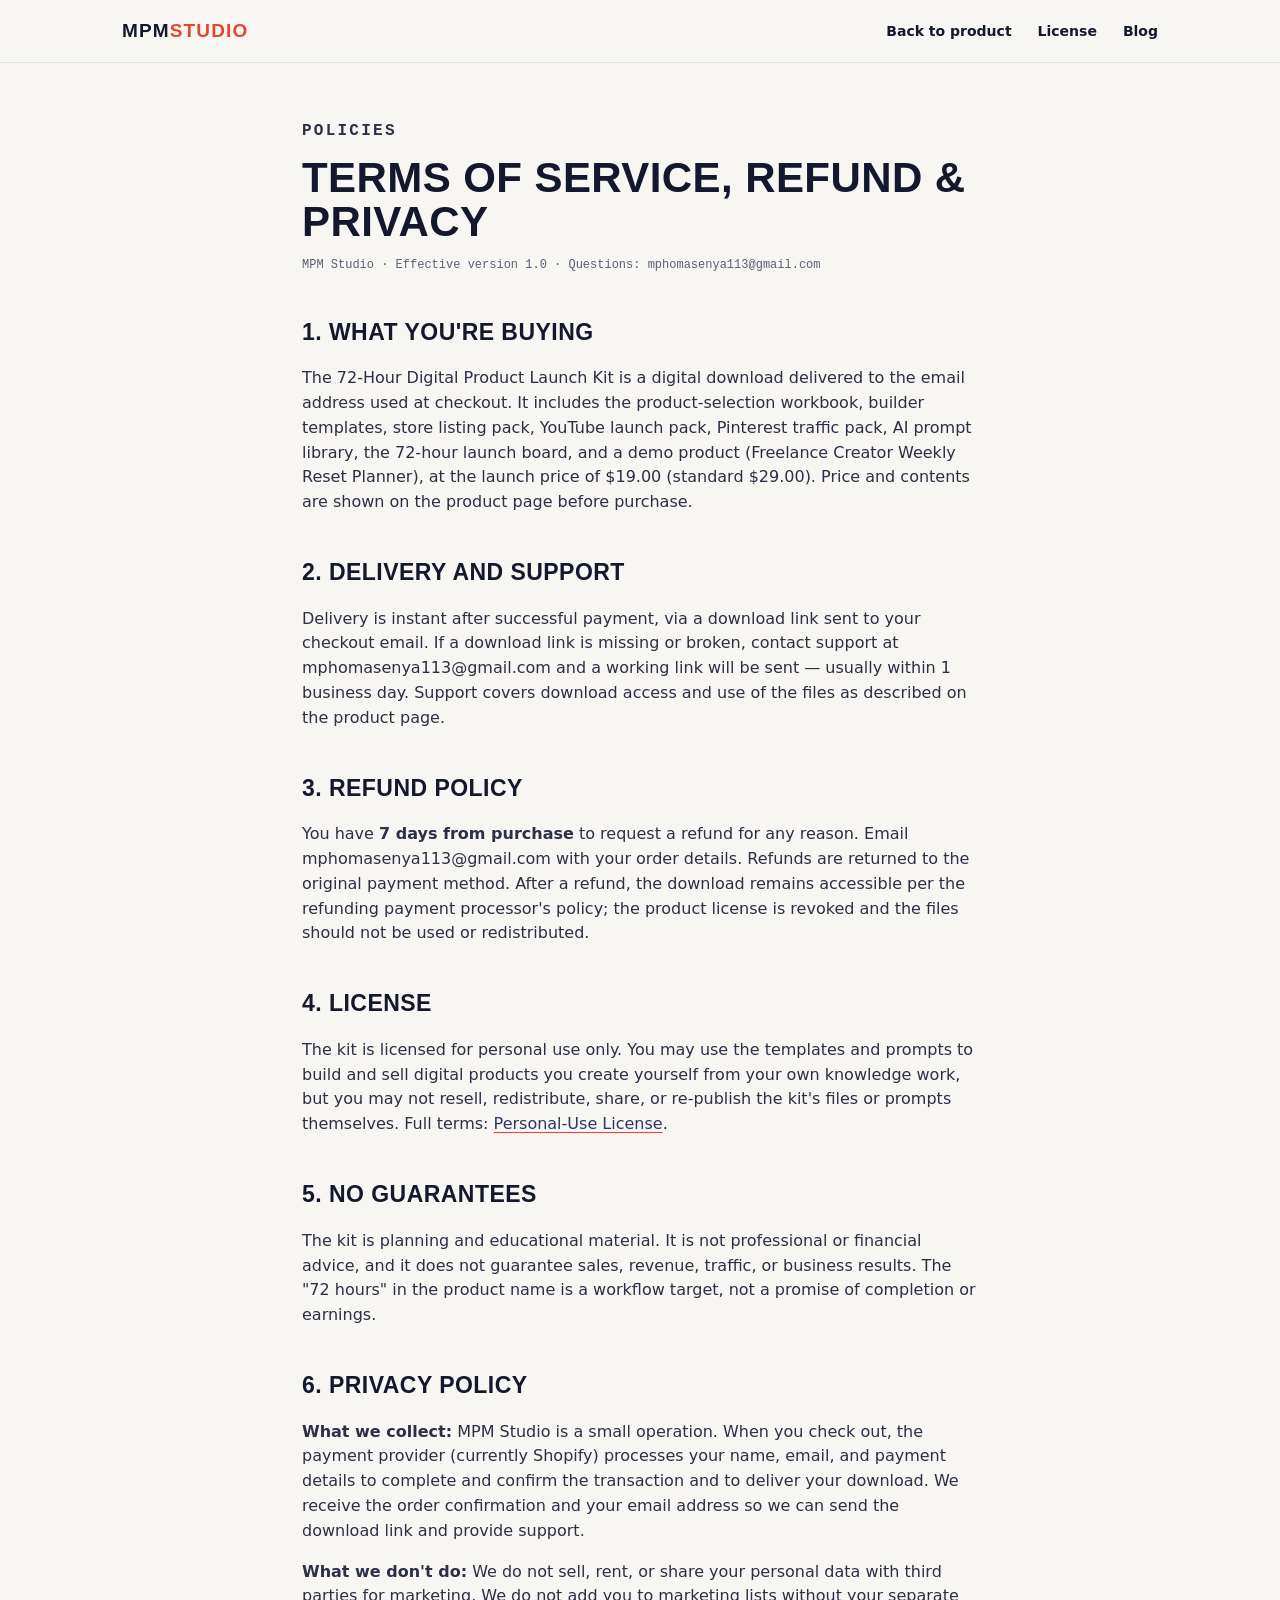
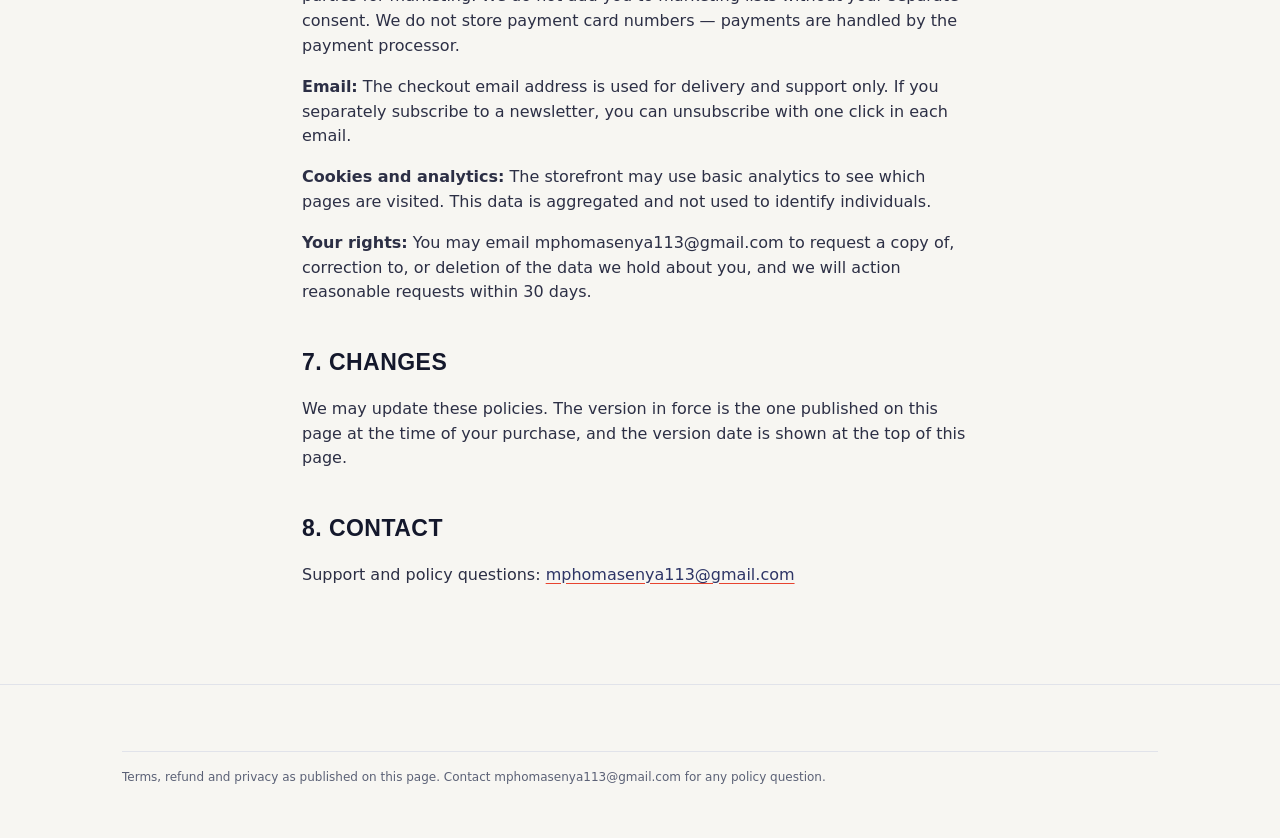
<file: policies.html>
<!DOCTYPE html>
<html lang="en">
<head>
<meta charset="UTF-8">
<meta name="viewport" content="width=device-width, initial-scale=1.0">
<title>Terms of Service, Refund &amp; Privacy — The 72-Hour Digital Product Launch Kit · MPM Studio</title>
<meta name="description" content="Terms of service, 7-day refund policy, and privacy policy for purchases from MPM Studio.">
<meta name="robots" content="index,follow">
<link rel="stylesheet" href="assets/style.css">
</head>
<body>
<a class="skip" href="#main">Skip to content</a>
<header class="site-nav">
  <div class="container nav-inner">
    <a class="brand" href="index.html">MPM<span>STUDIO</span></a>
    <nav aria-label="Primary">
      <ul class="nav-links"><li><a href="index.html">Back to product</a></li><li><a href="LICENSE.html">License</a></li><li><a href="blog.html">Blog</a></li></ul>
    </nav>
  </div>
</header>

<article class="article" id="main">
  <p class="eyebrow">Policies</p>
  <h1>Terms of Service, Refund &amp; Privacy</h1>
  <p class="byline">MPM Studio · Effective version 1.0 · Questions: mphomasenya113@gmail.com</p>

  <h2>1. What you're buying</h2>
  <p>The 72-Hour Digital Product Launch Kit is a digital download delivered to the email address used at checkout. It includes the product-selection workbook, builder templates, store listing pack, YouTube launch pack, Pinterest traffic pack, AI prompt library, the 72-hour launch board, and a demo product (Freelance Creator Weekly Reset Planner), at the launch price of $19.00 (standard $29.00). Price and contents are shown on the product page before purchase.</p>

  <h2>2. Delivery and support</h2>
  <p>Delivery is instant after successful payment, via a download link sent to your checkout email. If a download link is missing or broken, contact support at mphomasenya113@gmail.com and a working link will be sent — usually within 1 business day. Support covers download access and use of the files as described on the product page.</p>

  <h2>3. Refund policy</h2>
  <p>You have <strong>7 days from purchase</strong> to request a refund for any reason. Email mphomasenya113@gmail.com with your order details. Refunds are returned to the original payment method. After a refund, the download remains accessible per the refunding payment processor's policy; the product license is revoked and the files should not be used or redistributed.</p>

  <h2>4. License</h2>
  <p>The kit is licensed for personal use only. You may use the templates and prompts to build and sell digital products you create yourself from your own knowledge work, but you may not resell, redistribute, share, or re-publish the kit's files or prompts themselves. Full terms: <a href="LICENSE.html">Personal-Use License</a>.</p>

  <h2>5. No guarantees</h2>
  <p>The kit is planning and educational material. It is not professional or financial advice, and it does not guarantee sales, revenue, traffic, or business results. The "72 hours" in the product name is a workflow target, not a promise of completion or earnings.</p>

  <h2>6. Privacy policy</h2>
  <p><strong>What we collect:</strong> MPM Studio is a small operation. When you check out, the payment provider (currently Shopify) processes your name, email, and payment details to complete and confirm the transaction and to deliver your download. We receive the order confirmation and your email address so we can send the download link and provide support.</p>
  <p><strong>What we don't do:</strong> We do not sell, rent, or share your personal data with third parties for marketing. We do not add you to marketing lists without your separate consent. We do not store payment card numbers — payments are handled by the payment processor.</p>
  <p><strong>Email:</strong> The checkout email address is used for delivery and support only. If you separately subscribe to a newsletter, you can unsubscribe with one click in each email.</p>
  <p><strong>Cookies and analytics:</strong> The storefront may use basic analytics to see which pages are visited. This data is aggregated and not used to identify individuals.</p>
  <p><strong>Your rights:</strong> You may email mphomasenya113@gmail.com to request a copy of, correction to, or deletion of the data we hold about you, and we will action reasonable requests within 30 days.</p>

  <h2>7. Changes</h2>
  <p>We may update these policies. The version in force is the one published on this page at the time of your purchase, and the version date is shown at the top of this page.</p>

  <h2>8. Contact</h2>
  <p>Support and policy questions: <a href="mailto:mphomasenya113@gmail.com">mphomasenya113@gmail.com</a></p>
</article>

<footer>
  <div class="container">
    <p class="foot-disclaimer">Terms, refund and privacy as published on this page. Contact mphomasenya113@gmail.com for any policy question.</p>
  </div>
</footer>
</body>
</html>
</file>
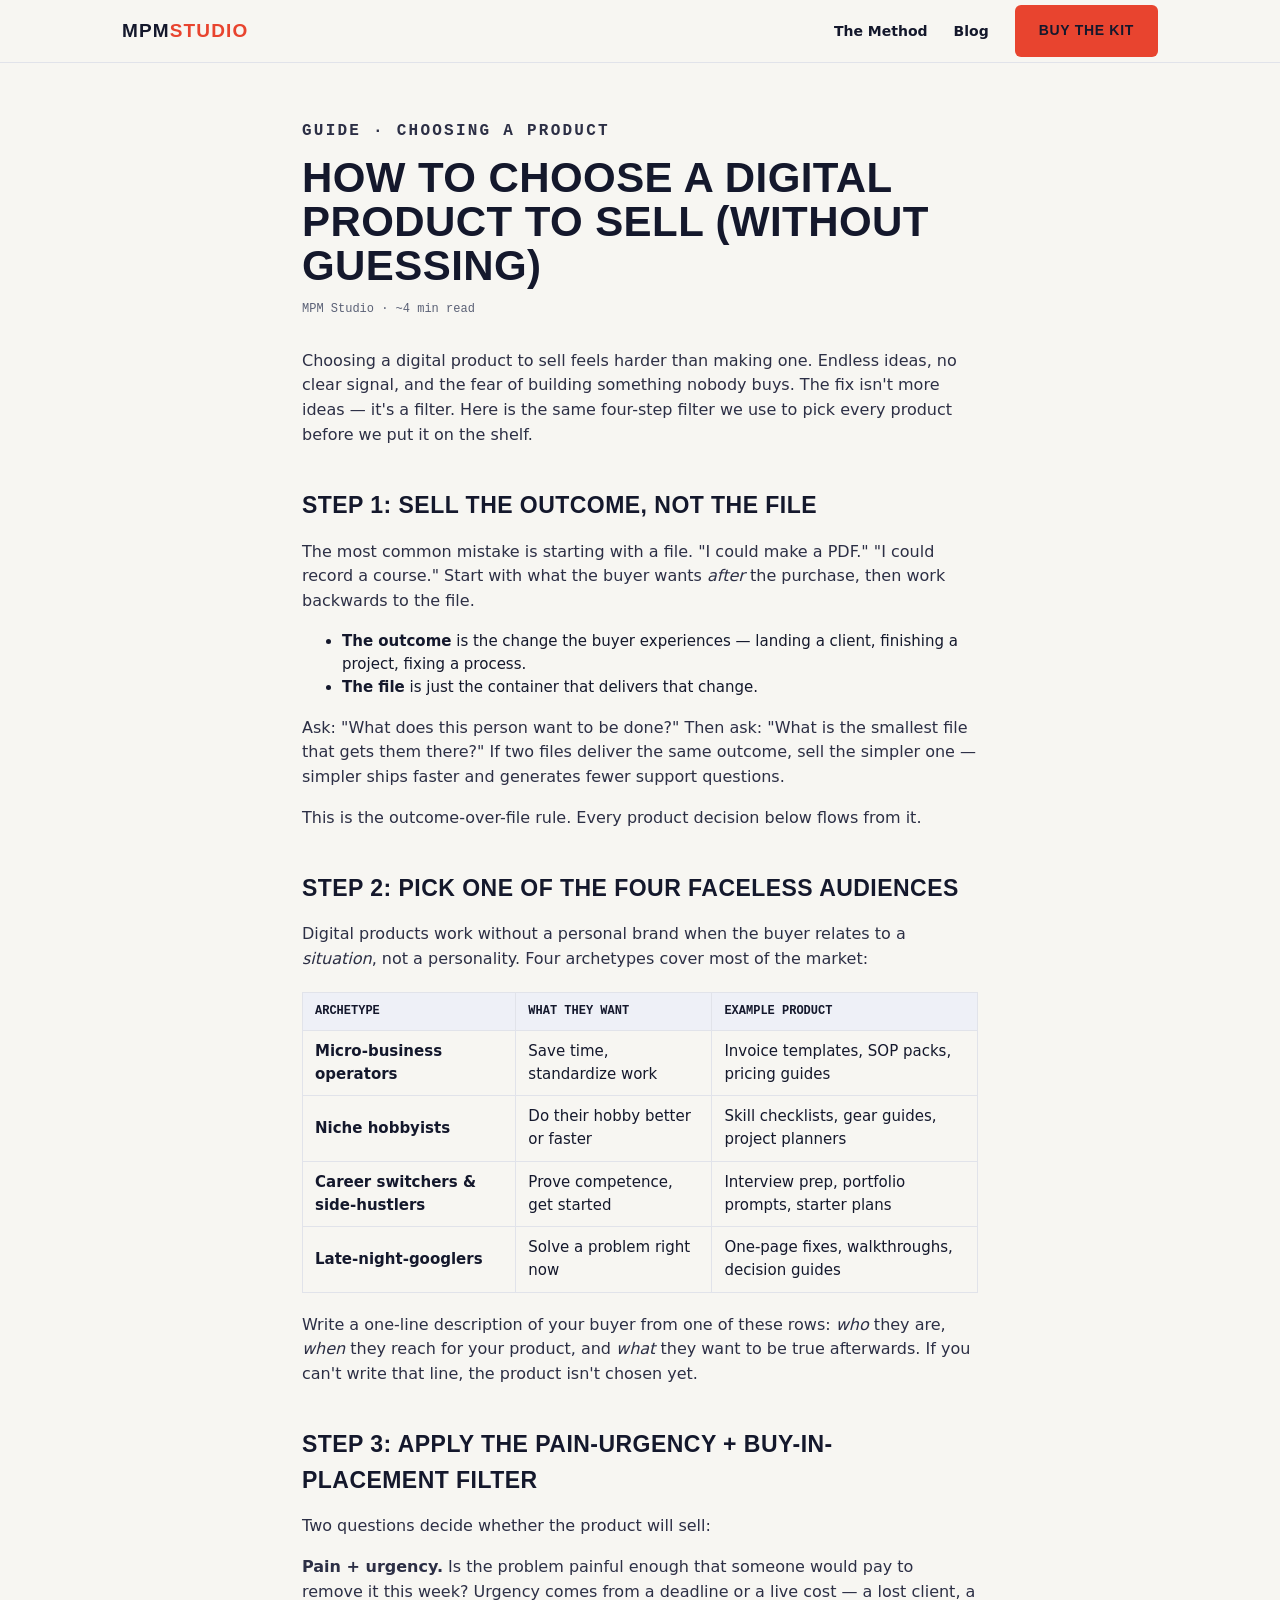
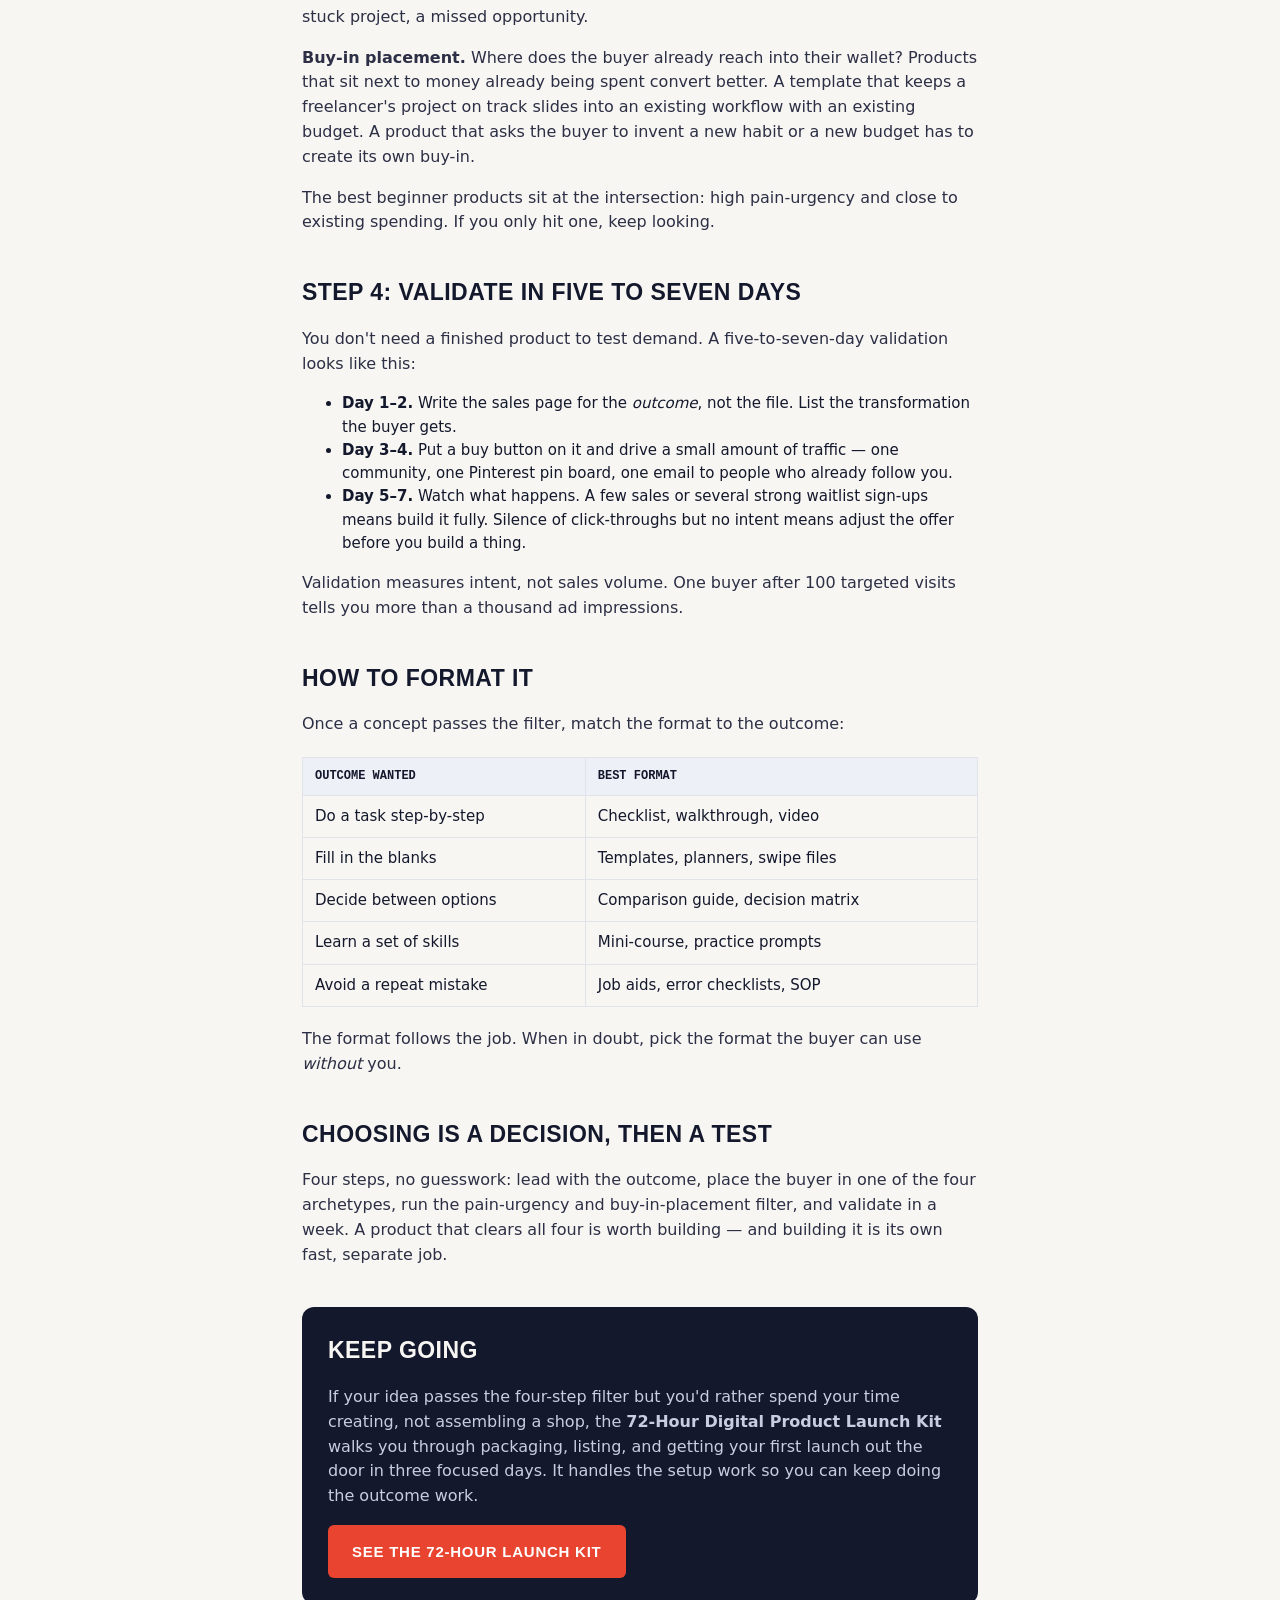
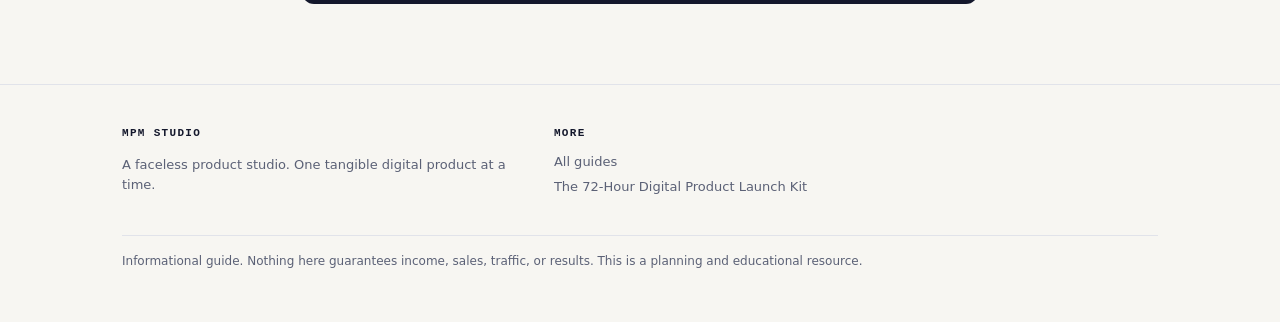
<file: blog/how-to-choose-a-digital-product-to-sell.html>
<!DOCTYPE html>
<html lang="en">
<head>
<meta charset="UTF-8">
<meta name="viewport" content="width=device-width, initial-scale=1.0">
<title>How to Choose a Digital Product to Sell (Without Guessing)</title>
<meta name="description" content="A practical 4-step filter for choosing a digital product people will actually buy — outcome over file, the right audience, and a 5–7 day validation plan.">
<meta name="robots" content="index,follow">
<link rel="canonical" href="https://mphomasenya113-droid.github.io/mpmstudio-store-/blog/how-to-choose-a-digital-product-to-sell.html">
<link rel="stylesheet" href="../assets/style.css">
</head>
<body>
<a class="skip" href="#main">Skip to content</a>
<header class="site-nav">
  <div class="container nav-inner">
    <a class="brand" href="../index.html">MPM<span>STUDIO</span></a>
    <nav aria-label="Primary">
      <ul class="nav-links">
        <li><a href="../index.html#method">The Method</a></li>
        <li><a href="../blog.html">Blog</a></li>
        <li><a class="btn btn-primary" href="../checkout.html">Buy the Kit</a></li>
      </ul>
    </nav>
  </div>
</header>

<article class="article">
  <p class="eyebrow">Guide · choosing a product</p>
  <h1>How to Choose a Digital Product to Sell (Without Guessing)</h1>
  <p class="byline">MPM Studio · ~4 min read</p>

  <p>Choosing a digital product to sell feels harder than making one. Endless ideas, no clear signal, and the fear of building something nobody buys. The fix isn't more ideas — it's a filter. Here is the same four-step filter we use to pick every product before we put it on the shelf.</p>

  <h2>Step 1: Sell the outcome, not the file</h2>
  <p>The most common mistake is starting with a file. "I could make a PDF." "I could record a course." Start with what the buyer wants <em>after</em> the purchase, then work backwards to the file.</p>
  <ul>
    <li><strong>The outcome</strong> is the change the buyer experiences — landing a client, finishing a project, fixing a process.</li>
    <li><strong>The file</strong> is just the container that delivers that change.</li>
  </ul>
  <p>Ask: "What does this person want to be done?" Then ask: "What is the smallest file that gets them there?" If two files deliver the same outcome, sell the simpler one — simpler ships faster and generates fewer support questions.</p>
  <p>This is the outcome-over-file rule. Every product decision below flows from it.</p>

  <h2>Step 2: Pick one of the four faceless audiences</h2>
  <p>Digital products work without a personal brand when the buyer relates to a <em>situation</em>, not a personality. Four archetypes cover most of the market:</p>
  <table>
    <thead><tr><th>Archetype</th><th>What they want</th><th>Example product</th></tr></thead>
    <tbody>
      <tr><td><strong>Micro-business operators</strong></td><td>Save time, standardize work</td><td>Invoice templates, SOP packs, pricing guides</td></tr>
      <tr><td><strong>Niche hobbyists</strong></td><td>Do their hobby better or faster</td><td>Skill checklists, gear guides, project planners</td></tr>
      <tr><td><strong>Career switchers &amp; side-hustlers</strong></td><td>Prove competence, get started</td><td>Interview prep, portfolio prompts, starter plans</td></tr>
      <tr><td><strong>Late-night-googlers</strong></td><td>Solve a problem right now</td><td>One-page fixes, walkthroughs, decision guides</td></tr>
    </tbody>
  </table>
  <p>Write a one-line description of your buyer from one of these rows: <em>who</em> they are, <em>when</em> they reach for your product, and <em>what</em> they want to be true afterwards. If you can't write that line, the product isn't chosen yet.</p>

  <h2>Step 3: Apply the pain-urgency + buy-in-placement filter</h2>
  <p>Two questions decide whether the product will sell:</p>
  <p><strong>Pain + urgency.</strong> Is the problem painful enough that someone would pay to remove it this week? Urgency comes from a deadline or a live cost — a lost client, a stuck project, a missed opportunity.</p>
  <p><strong>Buy-in placement.</strong> Where does the buyer already reach into their wallet? Products that sit next to money already being spent convert better. A template that keeps a freelancer's project on track slides into an existing workflow with an existing budget. A product that asks the buyer to invent a new habit or a new budget has to create its own buy-in.</p>
  <p>The best beginner products sit at the intersection: high pain-urgency and close to existing spending. If you only hit one, keep looking.</p>

  <h2>Step 4: Validate in five to seven days</h2>
  <p>You don't need a finished product to test demand. A five-to-seven-day validation looks like this:</p>
  <ul>
    <li><strong>Day 1–2.</strong> Write the sales page for the <em>outcome</em>, not the file. List the transformation the buyer gets.</li>
    <li><strong>Day 3–4.</strong> Put a buy button on it and drive a small amount of traffic — one community, one Pinterest pin board, one email to people who already follow you.</li>
    <li><strong>Day 5–7.</strong> Watch what happens. A few sales or several strong waitlist sign-ups means build it fully. Silence of click-throughs but no intent means adjust the offer before you build a thing.</li>
  </ul>
  <p>Validation measures intent, not sales volume. One buyer after 100 targeted visits tells you more than a thousand ad impressions.</p>

  <h2>How to format it</h2>
  <p>Once a concept passes the filter, match the format to the outcome:</p>
  <table>
    <thead><tr><th>Outcome wanted</th><th>Best format</th></tr></thead>
    <tbody>
      <tr><td>Do a task step-by-step</td><td>Checklist, walkthrough, video</td></tr>
      <tr><td>Fill in the blanks</td><td>Templates, planners, swipe files</td></tr>
      <tr><td>Decide between options</td><td>Comparison guide, decision matrix</td></tr>
      <tr><td>Learn a set of skills</td><td>Mini-course, practice prompts</td></tr>
      <tr><td>Avoid a repeat mistake</td><td>Job aids, error checklists, SOP</td></tr>
    </tbody>
  </table>
  <p>The format follows the job. When in doubt, pick the format the buyer can use <em>without</em> you.</p>

  <h2>Choosing is a decision, then a test</h2>
  <p>Four steps, no guesswork: lead with the outcome, place the buyer in one of the four archetypes, run the pain-urgency and buy-in-placement filter, and validate in a week. A product that clears all four is worth building — and building it is its own fast, separate job.</p>

  <div class="cta-box">
    <h2>Keep going</h2>
    <p>If your idea passes the four-step filter but you'd rather spend your time creating, not assembling a shop, the <strong>72-Hour Digital Product Launch Kit</strong> walks you through packaging, listing, and getting your first launch out the door in three focused days. It handles the setup work so you can keep doing the outcome work.</p>
    <a class="btn btn-primary" href="../checkout.html">See the 72-Hour Launch Kit</a>
  </div>
</article>

<footer>
  <div class="container">
    <div class="foot-grid">
      <div><h4>MPM Studio</h4><p>A faceless product studio. One tangible digital product at a time.</p></div>
      <div><h4>More</h4><ul><li><a href="../blog.html">All guides</a></li><li><a href="../index.html">The 72-Hour Digital Product Launch Kit</a></li></ul></div>
    </div>
    <p class="foot-disclaimer">Informational guide. Nothing here guarantees income, sales, traffic, or results. This is a planning and educational resource.</p>
  </div>
</footer>
</body>
</html>
</file>
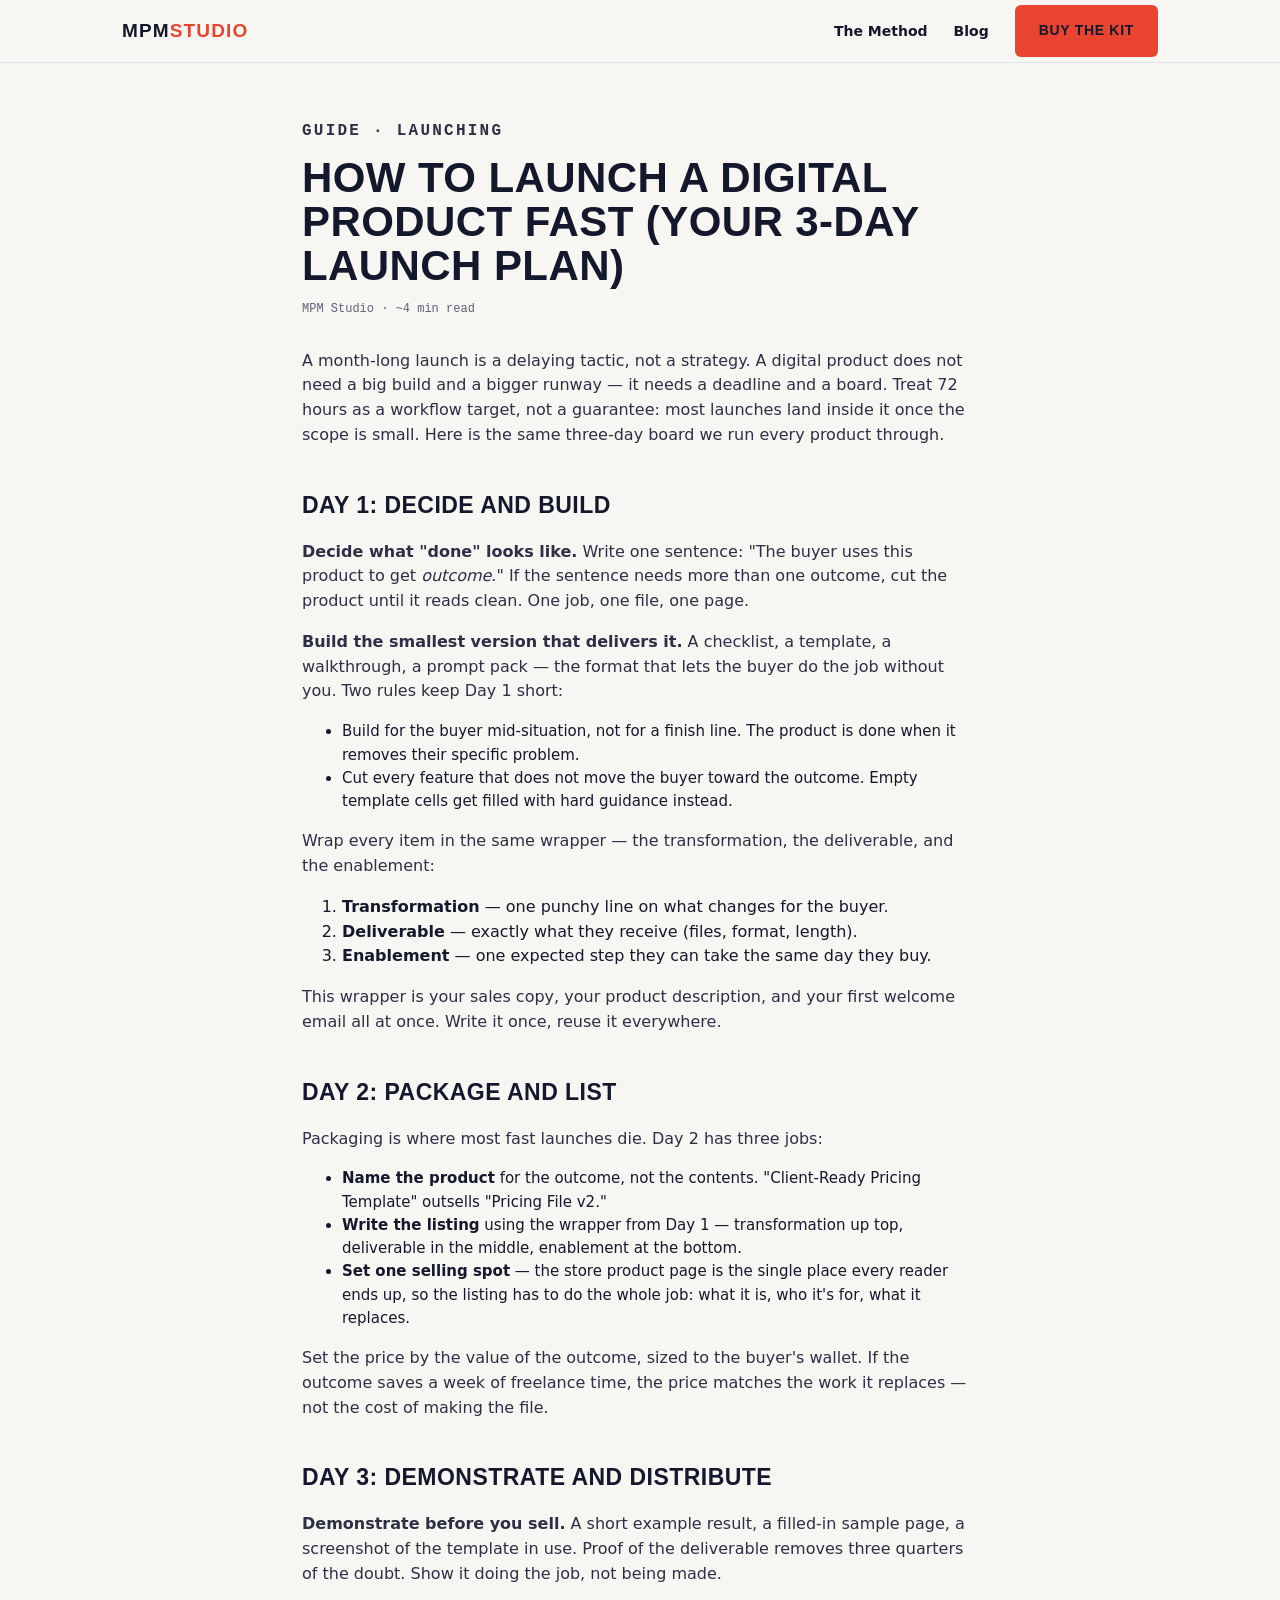
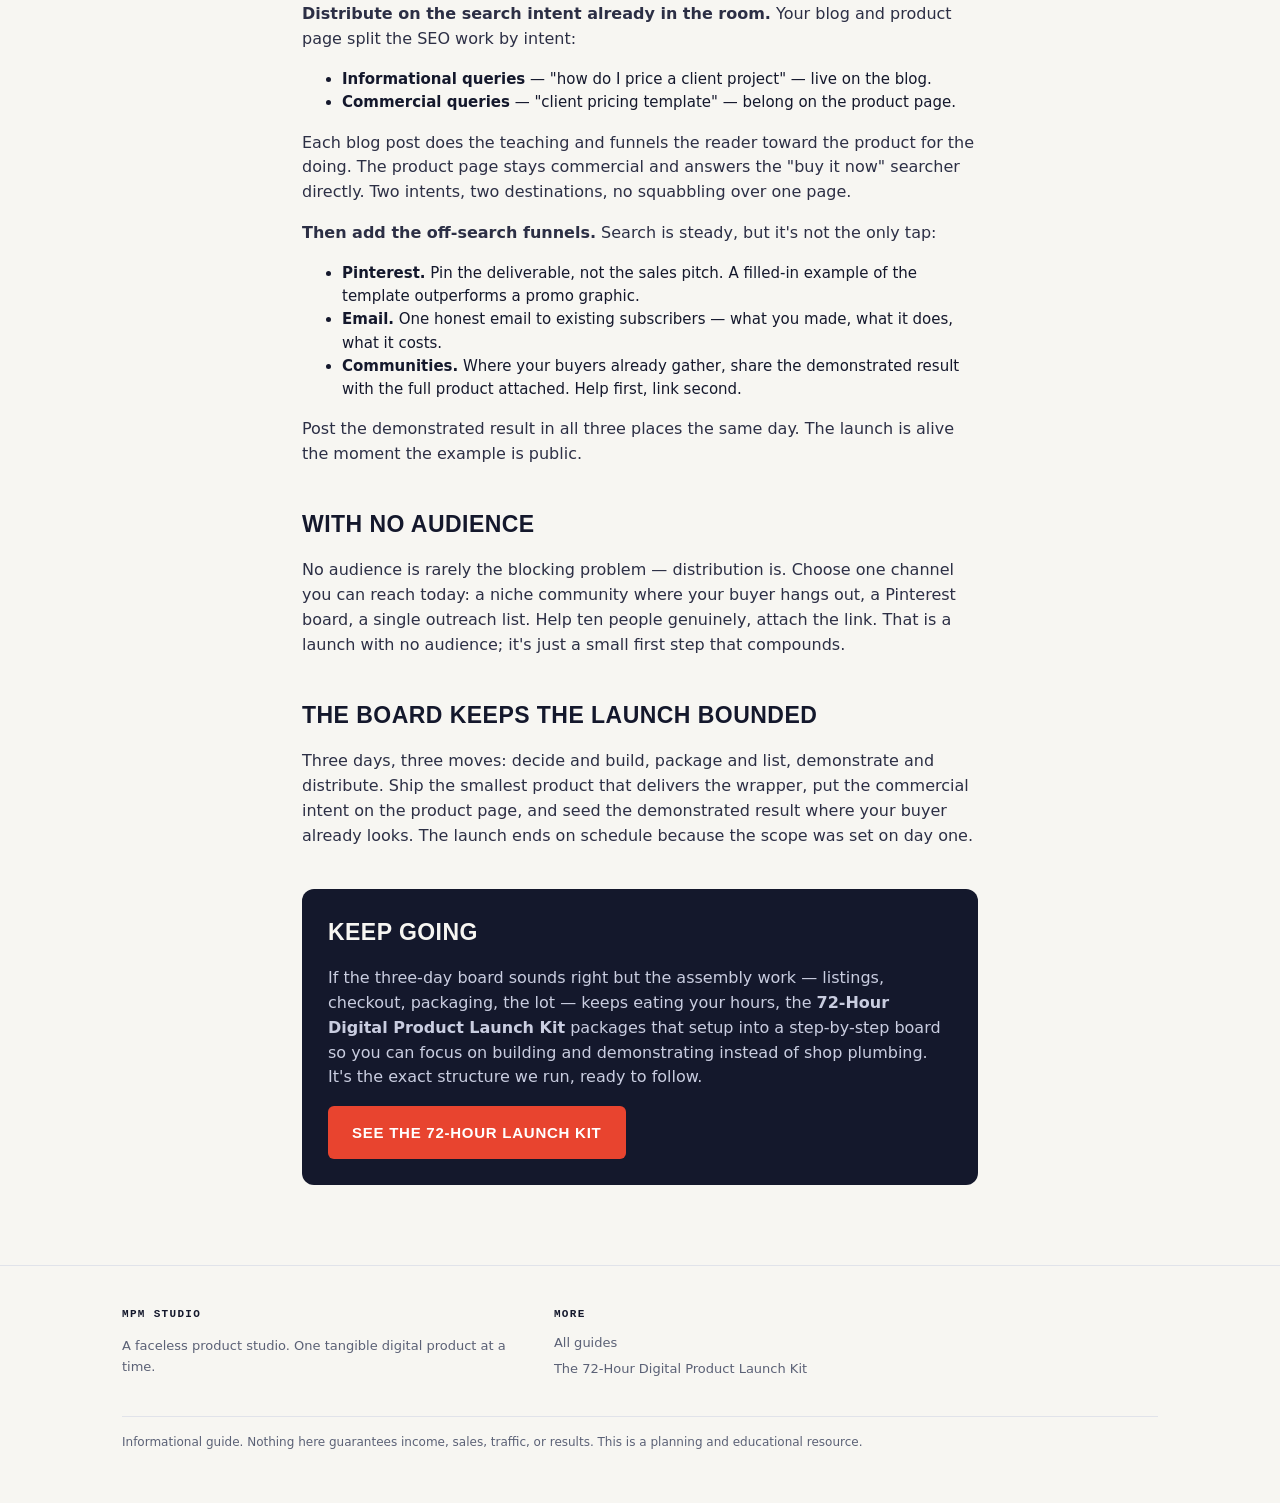
<file: blog/turn-any-idea-into-a-shippable-product-in-3-days.html>
<!DOCTYPE html>
<html lang="en">
<head>
<meta charset="UTF-8">
<meta name="viewport" content="width=device-width, initial-scale=1.0">
<title>How to Launch a Digital Product Fast (Your 3-Day Launch Plan)</title>
<meta name="description" content="Launch a digital product in 3 days with no audience using a simple 3-day board — decide and build, package and list, demonstrate and distribute.">
<meta name="robots" content="index,follow">
<link rel="canonical" href="https://mphomasenya113-droid.github.io/mpmstudio-store-/blog/turn-any-idea-into-a-shippable-product-in-3-days.html">
<link rel="stylesheet" href="../assets/style.css">
</head>
<body>
<a class="skip" href="#main">Skip to content</a>
<header class="site-nav">
  <div class="container nav-inner">
    <a class="brand" href="../index.html">MPM<span>STUDIO</span></a>
    <nav aria-label="Primary">
      <ul class="nav-links">
        <li><a href="../index.html#method">The Method</a></li>
        <li><a href="../blog.html">Blog</a></li>
        <li><a class="btn btn-primary" href="../checkout.html">Buy the Kit</a></li>
      </ul>
    </nav>
  </div>
</header>

<article class="article">
  <p class="eyebrow">Guide · launching</p>
  <h1>How to Launch a Digital Product Fast (Your 3-Day Launch Plan)</h1>
  <p class="byline">MPM Studio · ~4 min read</p>

  <p>A month-long launch is a delaying tactic, not a strategy. A digital product does not need a big build and a bigger runway — it needs a deadline and a board. Treat 72 hours as a workflow target, not a guarantee: most launches land inside it once the scope is small. Here is the same three-day board we run every product through.</p>

  <h2>Day 1: Decide and build</h2>
  <p><strong>Decide what "done" looks like.</strong> Write one sentence: "The buyer uses this product to get <em>outcome</em>." If the sentence needs more than one outcome, cut the product until it reads clean. One job, one file, one page.</p>
  <p><strong>Build the smallest version that delivers it.</strong> A checklist, a template, a walkthrough, a prompt pack — the format that lets the buyer do the job without you. Two rules keep Day 1 short:</p>
  <ul>
    <li>Build for the buyer mid-situation, not for a finish line. The product is done when it removes their specific problem.</li>
    <li>Cut every feature that does not move the buyer toward the outcome. Empty template cells get filled with hard guidance instead.</li>
  </ul>
  <p>Wrap every item in the same wrapper — the transformation, the deliverable, and the enablement:</p>
  <ol>
    <li><strong>Transformation</strong> — one punchy line on what changes for the buyer.</li>
    <li><strong>Deliverable</strong> — exactly what they receive (files, format, length).</li>
    <li><strong>Enablement</strong> — one expected step they can take the same day they buy.</li>
  </ol>
  <p>This wrapper is your sales copy, your product description, and your first welcome email all at once. Write it once, reuse it everywhere.</p>

  <h2>Day 2: Package and list</h2>
  <p>Packaging is where most fast launches die. Day 2 has three jobs:</p>
  <ul>
    <li><strong>Name the product</strong> for the outcome, not the contents. "Client-Ready Pricing Template" outsells "Pricing File v2."</li>
    <li><strong>Write the listing</strong> using the wrapper from Day 1 — transformation up top, deliverable in the middle, enablement at the bottom.</li>
    <li><strong>Set one selling spot</strong> — the store product page is the single place every reader ends up, so the listing has to do the whole job: what it is, who it's for, what it replaces.</li>
  </ul>
  <p>Set the price by the value of the outcome, sized to the buyer's wallet. If the outcome saves a week of freelance time, the price matches the work it replaces — not the cost of making the file.</p>

  <h2>Day 3: Demonstrate and distribute</h2>
  <p><strong>Demonstrate before you sell.</strong> A short example result, a filled-in sample page, a screenshot of the template in use. Proof of the deliverable removes three quarters of the doubt. Show it doing the job, not being made.</p>
  <p><strong>Distribute on the search intent already in the room.</strong> Your blog and product page split the SEO work by intent:</p>
  <ul>
    <li><strong>Informational queries</strong> — "how do I price a client project" — live on the blog.</li>
    <li><strong>Commercial queries</strong> — "client pricing template" — belong on the product page.</li>
  </ul>
  <p>Each blog post does the teaching and funnels the reader toward the product for the doing. The product page stays commercial and answers the "buy it now" searcher directly. Two intents, two destinations, no squabbling over one page.</p>
  <p><strong>Then add the off-search funnels.</strong> Search is steady, but it's not the only tap:</p>
  <ul>
    <li><strong>Pinterest.</strong> Pin the deliverable, not the sales pitch. A filled-in example of the template outperforms a promo graphic.</li>
    <li><strong>Email.</strong> One honest email to existing subscribers — what you made, what it does, what it costs.</li>
    <li><strong>Communities.</strong> Where your buyers already gather, share the demonstrated result with the full product attached. Help first, link second.</li>
  </ul>
  <p>Post the demonstrated result in all three places the same day. The launch is alive the moment the example is public.</p>

  <h2>With no audience</h2>
  <p>No audience is rarely the blocking problem — distribution is. Choose one channel you can reach today: a niche community where your buyer hangs out, a Pinterest board, a single outreach list. Help ten people genuinely, attach the link. That is a launch with no audience; it's just a small first step that compounds.</p>

  <h2>The board keeps the launch bounded</h2>
  <p>Three days, three moves: decide and build, package and list, demonstrate and distribute. Ship the smallest product that delivers the wrapper, put the commercial intent on the product page, and seed the demonstrated result where your buyer already looks. The launch ends on schedule because the scope was set on day one.</p>

  <div class="cta-box">
    <h2>Keep going</h2>
    <p>If the three-day board sounds right but the assembly work — listings, checkout, packaging, the lot — keeps eating your hours, the <strong>72-Hour Digital Product Launch Kit</strong> packages that setup into a step-by-step board so you can focus on building and demonstrating instead of shop plumbing. It's the exact structure we run, ready to follow.</p>
    <a class="btn btn-primary" href="../checkout.html">See the 72-Hour Launch Kit</a>
  </div>
</article>

<footer>
  <div class="container">
    <div class="foot-grid">
      <div><h4>MPM Studio</h4><p>A faceless product studio. One tangible digital product at a time.</p></div>
      <div><h4>More</h4><ul><li><a href="../blog.html">All guides</a></li><li><a href="../index.html">The 72-Hour Digital Product Launch Kit</a></li></ul></div>
    </div>
    <p class="foot-disclaimer">Informational guide. Nothing here guarantees income, sales, traffic, or results. This is a planning and educational resource.</p>
  </div>
</footer>
</body>
</html>
</file>
<file: assets/style.css>
:root {
  --ink: #14182c;
  --blueprint: #2e3566;
  --paper: #f7f6f2;
  --panel: #ffffff;
  --line: #e1e3ea;
  --signal: #e8442f;
  --muted: #5b6176;
  --ink-soft: #2b3166;
  --display: "Arial Narrow", "Helvetica Neue", Arial, sans-serif;
  --body: system-ui, "Segoe UI", Arial, sans-serif;
  --mono: ui-monospace, "Cascadia Mono", Consolas, "Courier New", monospace;
}

* { box-sizing: border-box; }
html { scroll-behavior: smooth; }
body {
  margin: 0;
  font-family: var(--body);
  color: var(--ink);
  background: var(--paper);
  line-height: 1.55;
  -webkit-font-smoothing: antialiased;
}
img { max-width: 100%; display: block; }
a { color: var(--blueprint); text-decoration-color: var(--signal); text-underline-offset: 3px; }
a:hover { text-decoration-thickness: 2px; }

.container { max-width: 1080px; margin: 0 auto; padding: 0 22px; }
.mono, .eyebrow, .count-num, .tick-label, .rule { font-family: var(--mono); }

.eyebrow {
  font-size: 12px; letter-spacing: 0.14em; text-transform: uppercase;
  color: var(--signal); font-weight: 700; margin: 0 0 8px;
}
.hairline { border: 0; border-top: 1px solid var(--line); margin: 0; }

/* announcement + nav */
.announce {
  background: var(--ink); color: var(--paper); font-family: var(--mono);
  font-size: 12px; letter-spacing: 0.04em; text-align: center; padding: 8px 16px;
}
.announce b { color: #ffd9c9; }
.site-nav { border-bottom: 1px solid var(--line); background: var(--paper); position: sticky; top: 0; z-index: 20; }
.nav-inner { display: flex; align-items: center; justify-content: space-between; height: 62px; }
.brand { font-family: var(--display); font-weight: 900; letter-spacing: 0.06em; text-transform: uppercase; font-size: 19px; color: var(--ink); text-decoration: none; }
.brand span { color: var(--signal); }
.nav-links { display: flex; gap: 26px; align-items: center; list-style: none; margin: 0; padding: 0; }
.nav-links a { text-decoration: none; font-size: 14px; color: var(--ink); font-weight: 600; }
.nav-links a:hover { color: var(--signal); }

/* buttons */
.btn { display: inline-block; font-family: var(--display); font-weight: 800; text-transform: uppercase; letter-spacing: 0.05em; font-size: 15px; padding: 13px 22px; border-radius: 6px; text-decoration: none; border: 2px solid transparent; transition: transform .08s ease, box-shadow .08s ease; cursor: pointer; }
.btn:active { transform: translateY(1px); }
.btn-primary { background: var(--signal); color: #fff; }
.btn-primary:hover { color: #fff; box-shadow: 0 6px 18px rgba(232, 68, 47, .28); }
.btn-ink { background: var(--ink); color: #fff; }
.btn-ink:hover { color: #fff; background: var(--blueprint); }
.btn-ghost { background: transparent; border-color: var(--ink); color: var(--ink); }
.btn-ghost:hover { border-color: var(--signal); color: var(--signal); }

/* hero */
.hero {
  position: relative; overflow: hidden;
  background:
    repeating-linear-gradient(0deg, transparent 0 31px, rgba(46,53,102,.06) 31px 32px),
    repeating-linear-gradient(90deg, transparent 0 31px, rgba(46,53,102,.06) 31px 32px),
    var(--paper);
}
.hero-corners::before { content: attr(data-crosshair); }
.hero-grid { display: grid; grid-template-columns: 1.15fr .85fr; gap: 48px; padding: 64px 0 72px; align-items: center; }
.hero h1 {
  font-family: var(--display); font-weight: 900; text-transform: uppercase;
  font-size: clamp(38px, 5.4vw, 60px); line-height: .98; letter-spacing: 0.015em; margin: 0 0 18px;
}
.hero h1 .hl { color: var(--signal); }
.hero-sub { font-size: 18px; color: var(--muted); max-width: 46ch; margin: 0 0 26px; }
.hero-sub b { color: var(--ink); }
.hero-actions { display: flex; gap: 14px; flex-wrap: wrap; margin-bottom: 20px; }
.hero-trust { font-family: var(--mono); font-size: 12px; color: var(--muted); margin: 0; }

/* countdown instrument panel */
.panel {
  background: var(--panel); border: 1px solid var(--ink); border-radius: 12px;
  padding: 26px 24px 24px; position: relative; box-shadow: 8px 8px 0 rgba(20,24,44,.08);
}
.panel::before, .panel::after { content: ""; position: absolute; width: 14px; height: 14px; }
.panel::before { top: -1px; left: -1px; border-top: 3px solid var(--signal); border-left: 3px solid var(--signal); border-top-left-radius: 12px; }
.panel::after { bottom: -1px; right: -1px; border-bottom: 3px solid var(--signal); border-right: 3px solid var(--signal); border-bottom-right-radius: 12px; }
.panel-label { font-family: var(--mono); font-size: 11px; letter-spacing: .14em; text-transform: uppercase; color: var(--muted); display: flex; justify-content: space-between; margin-bottom: 14px; }
.tick { width: 8px; height: 8px; background: var(--signal); display: inline-block; margin-right: 6px; animation: blink 1.6s steps(1) infinite; }
@keyframes blink { 50% { opacity: 0; } }
.count-row { display: grid; grid-template-columns: repeat(3, 1fr); gap: 10px; margin-bottom: 22px; }
.count-cell { border: 1px solid var(--line); border-radius: 8px; padding: 14px 6px 10px; text-align: center; background: #fbfbfa; }
.count-num { font-size: clamp(30px, 4vw, 42px); font-weight: 700; line-height: 1; color: var(--ink); font-variant-numeric: tabular-nums; }
.count-label { font-family: var(--mono); font-size: 10px; letter-spacing: .12em; text-transform: uppercase; color: var(--muted); margin-top: 5px; }
.daystrip { font-family: var(--mono); font-size: 12px; display: flex; justify-content: space-between; color: var(--muted); border-top: 1px dashed var(--line); padding-top: 14px; }
.daystrip b { color: var(--ink); font-weight: 700; }
.progress { height: 6px; background: var(--line); border-radius: 3px; margin-top: 12px; overflow: hidden; }
.progress-in { height: 100%; width: 100%; background: var(--signal); border-radius: 3px; }

/* section structure */
.section { padding: 64px 0; }
.section-head { display: flex; align-items: baseline; justify-content: space-between; gap: 20px; margin-bottom: 12px; }
.section-title { font-family: var(--display); font-weight: 900; text-transform: uppercase; font-size: clamp(24px, 3.2vw, 34px); letter-spacing: .02em; margin: 0; }
.section-note { font-family: var(--mono); font-size: 12px; color: var(--muted); }

/* three-day board */
.dayboard { list-style: none; margin: 24px 0 0; padding: 0; display: grid; grid-template-columns: repeat(3, 1fr); gap: 18px; }
.dayboard li { background: var(--panel); border: 1px solid var(--line); border-radius: 10px; padding: 22px 20px; position: relative; }
.dayboard .dnum { font-family: var(--mono); font-size: 12px; font-weight: 700; color: var(--signal); letter-spacing: .12em; }
.dayboard h3 { font-family: var(--display); font-size: 21px; text-transform: uppercase; letter-spacing: .02em; margin: 8px 0 10px; }
.dayboard ul { margin: 0; padding: 0 0 0 16px; font-size: 14px; color: var(--ink-soft); }
.dayboard li::after { content: ""; position: absolute; top: 16px; right: 16px; width: 6px; height: 6px; background: var(--signal); }

/* spec-sheet method rows */
.spec { border-top: 1px solid var(--ink); }
.spec-row { display: grid; grid-template-columns: 64px 1fr 220px; gap: 18px; padding: 20px 4px; border-bottom: 1px solid var(--line); align-items: baseline; }
.spec-row:hover { background: rgba(46,53,102,.04); }
.spec-num { font-family: var(--mono); font-size: 13px; color: var(--signal); font-weight: 700; }
.spec-name { font-family: var(--display); font-weight: 800; text-transform: uppercase; font-size: 17px; letter-spacing: .02em; }
.spec-desc { font-size: 14px; color: var(--muted); margin-top: 2px; }
.spec-kpi { font-family: var(--mono); font-size: 12px; color: var(--ink-soft); }
.spec-kpi b { display: block; color: var(--muted); font-weight: 600; margin-bottom: 2px; }

/* inside cards */
.grid2 { display: grid; grid-template-columns: 1fr 1fr; gap: 18px; margin-top: 24px; }
.card { background: var(--panel); border: 1px solid var(--line); border-radius: 10px; padding: 22px; }
.card h3 { font-family: var(--display); font-weight: 800; text-transform: uppercase; font-size: 17px; letter-spacing: .02em; margin: 0 0 10px; }
.card p { font-size: 14px; color: var(--muted); margin: 0 0 8px; }
.card ul { margin: 8px 0 0; padding-left: 18px; font-size: 14px; }
.card .tag { font-family: var(--mono); font-size: 11px; color: var(--signal); text-transform: uppercase; letter-spacing: .1em; }

/* demo preview */
.demo { display: grid; grid-template-columns: 340px 1fr; gap: 30px; align-items: center; background: var(--ink); color: var(--paper); border-radius: 14px; padding: 34px 30px; margin-top: 24px; }
.demo-flat {
  background: var(--panel); border-radius: 8px; padding: 18px; box-shadow: 0 18px 40px rgba(0,0,0,.35);
}
.demo-flat .fh { font-family: var(--display); font-weight: 900; text-transform: uppercase; font-size: 14px; letter-spacing: .05em; margin-bottom: 10px; }
.demo-flat .fline { height: 9px; background: var(--line); border-radius: 2px; margin: 7px 0; }
.demo-flat .fline.ac { background: #ffe3d9; width: 70%; }
.demo-flat .frow { display: flex; gap: 7px; align-items: center; font-family: var(--mono); font-size: 10px; color: var(--muted); }
.demo-flat .fdot { width: 10px; height: 10px; border-radius: 2px; background: var(--signal); flex: none; }
.demo-side h3 { font-family: var(--display); font-weight: 900; text-transform: uppercase; font-size: 24px; margin: 0 0 10px; letter-spacing: .02em; }
.demo-side p { color: #c9cde0; font-size: 15px; margin: 0 0 18px; max-width: 46ch; }
.demo-side .mono { font-size: 12px; color: #ffd9c9; }

/* pricing */
.price-card { background: var(--panel); border: 2px solid var(--ink); border-radius: 14px; padding: 30px; max-width: 560px; position: relative; box-shadow: 8px 8px 0 rgba(20,24,44,.06); }
.price-row { display: flex; gap: 26px; align-items: baseline; flex-wrap: wrap; }
.price { font-family: var(--display); font-size: 46px; font-weight: 900; letter-spacing: .01em; }
.price .was { font-size: 18px; color: var(--muted); text-decoration: line-through; font-weight: 600; margin-left: 8px; }
.price-note { font-family: var(--mono); font-size: 12px; color: var(--muted); margin-top: 4px; }
.price-list { margin: 20px 0; padding: 0; list-style: none; }
.price-list li { padding: 9px 0 9px 28px; position: relative; font-size: 15px; border-bottom: 1px dashed var(--line); }
.price-list li::before { content: ""; position: absolute; left: 4px; top: 14px; width: 11px; height: 11px; background: var(--signal); border-radius: 3px; }
.price-foot { font-family: var(--mono); font-size: 12px; color: var(--muted); margin-top: 14px; }

/* faq */
.faq details { border-bottom: 1px solid var(--line); padding: 16px 2px; }
.faq summary { cursor: pointer; font-weight: 700; font-size: 16px; list-style: "— "; color: var(--ink); }
.faq summary:hover { color: var(--signal); }
.faq details[open] summary { list-style: "▾ "; }
.faq p { margin: 10px 0 4px; color: var(--muted); font-size: 15px; }

/* blog + article */
.blog-grid { display: grid; grid-template-columns: 1fr 1fr; gap: 20px; margin-top: 24px; }
.blog-grid h3 { font-family: var(--display); font-size: 20px; text-transform: uppercase; letter-spacing: .02em; margin: 0 0 8px; }
.blog-grid p { color: var(--muted); font-size: 14px; margin: 0 0 12px; }
.article { max-width: 720px; margin: 0 auto; padding: 56px 22px 80px; }
.article h1 { font-family: var(--display); font-weight: 900; text-transform: uppercase; font-size: clamp(28px, 4vw, 42px); line-height: 1.05; letter-spacing: .01em; margin: 12px 0 6px; }
.article .byline { font-family: var(--mono); font-size: 12px; color: var(--muted); margin-bottom: 30px; }
.article h2 { font-family: var(--display); font-size: 23px; text-transform: uppercase; letter-spacing: .02em; margin: 40px 0 10px; }
.article p { font-size: 16px; color: #2c2f45; }
.article ul, .article table { font-size: 15px; }
.article table { border-collapse: collapse; width: 100%; margin: 20px 0; }
.article th, .article td { border: 1px solid var(--line); padding: 9px 12px; text-align: left; }
.article th { background: #eef0f7; font-family: var(--mono); font-size: 12px; text-transform: uppercase; }
.article .cta-box { background: var(--ink); color: var(--paper); border-radius: 12px; padding: 26px; margin: 40px 0 0; }
.article .cta-box p { color: #c9cde0; }
.article .cta-box h2 { margin-top: 0; }
.article .btn { color: #fff; }

/* cta band */
.ctaband { background: var(--signal); color: #fff; padding: 46px 0; }
.ctaband .section-title { color: #fff; }
.ctaband p { font-size: 16px; max-width: 56ch; margin: 8px 0 22px; }
.ctaband .btn-ink { background: var(--ink); }
.ctaband .btn-ghost { border-color: #fff; color: #fff; }
.ctaband .btn-ghost:hover { border-color: var(--ink); color: var(--ink); }

/* newsletter */
.newsletter { background: var(--ink); color: var(--paper); padding: 46px 0; }
.newsletter .section-title { color: #fff; }
.newsletter p { color: #c9cde0; max-width: 54ch; }
.news-form { display: flex; gap: 10px; max-width: 460px; margin-top: 18px; flex-wrap: wrap; }
.news-form input { flex: 1; min-width: 220px; padding: 12px 14px; border: 1px solid #3a3f5f; border-radius: 6px; background: #1b2040; color: #fff; font: inherit; }
.news-form input::placeholder { color: #8b90ad; }
.news-form .btn { background: var(--signal); color: #fff; }
.form-note { font-family: var(--mono); font-size: 12px; color: #8b90ad; margin-top: 10px; }

/* footer */
footer { border-top: 1px solid var(--line); padding: 40px 0; font-size: 13px; color: var(--muted); }
.foot-grid { display: grid; grid-template-columns: 1.4fr 1fr 1fr; gap: 30px; }
footer h4 { font-family: var(--mono); font-size: 11px; text-transform: uppercase; letter-spacing: .12em; margin: 0 0 10px; color: var(--ink); }
footer ul { list-style: none; margin: 0; padding: 0; }
footer li { margin: 5px 0; }
footer a { color: var(--muted); text-decoration: none; }
footer a:hover { color: var(--signal); }
.foot-disclaimer { border-top: 1px solid var(--line); margin-top: 26px; padding-top: 16px; font-size: 12px; }

/* checkout */
.checkout-wrap { max-width: 760px; margin: 0 auto; padding: 48px 22px 80px; }
.order-card { background: var(--panel); border: 1px solid var(--line); border-radius: 12px; padding: 26px; }
.field { margin-bottom: 16px; }
.field label { display: block; font-family: var(--mono); font-size: 12px; text-transform: uppercase; letter-spacing: .08em; color: var(--muted); margin-bottom: 6px; font-weight: 700; }
.field input { width: 100%; padding: 12px 14px; border: 1px solid var(--line); border-radius: 6px; font: inherit; background: #fff; }
.field input:focus { outline: 2px solid var(--signal); outline-offset: 0; }
.line-row { display: flex; justify-content: space-between; font-size: 15px; padding: 9px 0; border-bottom: 1px dashed var(--line); }
.line-row .mono { font-size: 13px; }
.total { font-family: var(--display); font-weight: 900; font-size: 22px; }
.demo-note { background: #eef0f7; border-left: 4px solid var(--signal); padding: 12px 14px; font-family: var(--mono); font-size: 12px; margin: 18px 0; }
.confirm { display: none; background: var(--panel); border: 2px solid var(--ink); border-radius: 12px; padding: 30px; box-shadow: 8px 8px 0 rgba(20,24,44,.08); }
.confirm.show { display: block; }
.confirm h2 { margin-top: 0; font-family: var(--display); text-transform: uppercase; letter-spacing: .02em; }
.confirm .btn { margin-right: 10px; }
.tick-big { font-family: var(--mono); color: var(--signal); font-size: 40px; line-height: 1; }

/* misc */
.skip { position: absolute; left: -999px; top: 8px; background: var(--signal); color: #fff; padding: 8px 12px; border-radius: 4px; z-index: 50; }
.skip:focus { left: 8px; }
::selection { background: var(--signal); color: #fff; }
[data-reveal] { opacity: 0; transform: translateY(10px); transition: opacity .5s ease, transform .5s ease; }
[data-reveal].in { opacity: 1; transform: none; }

@media (max-width: 860px) {
  .hero-grid, .demo, .blog-grid { grid-template-columns: 1fr; }
  .spec-row { grid-template-columns: 40px 1fr; }
  .spec-kpi { display: none; }
  .grid2 { grid-template-columns: 1fr; }
  .dayboard { grid-template-columns: 1fr; }
  .foot-grid { grid-template-columns: 1fr; gap: 22px; }
  .nav-links { gap: 14px; }
  .nav-links .cta { display: none; }
}
@media (prefers-reduced-motion: reduce) {
  html { scroll-behavior: auto; }
  [data-reveal] { opacity: 1; transform: none; transition: none; }
  .tick { animation: none; }
}
</file>
